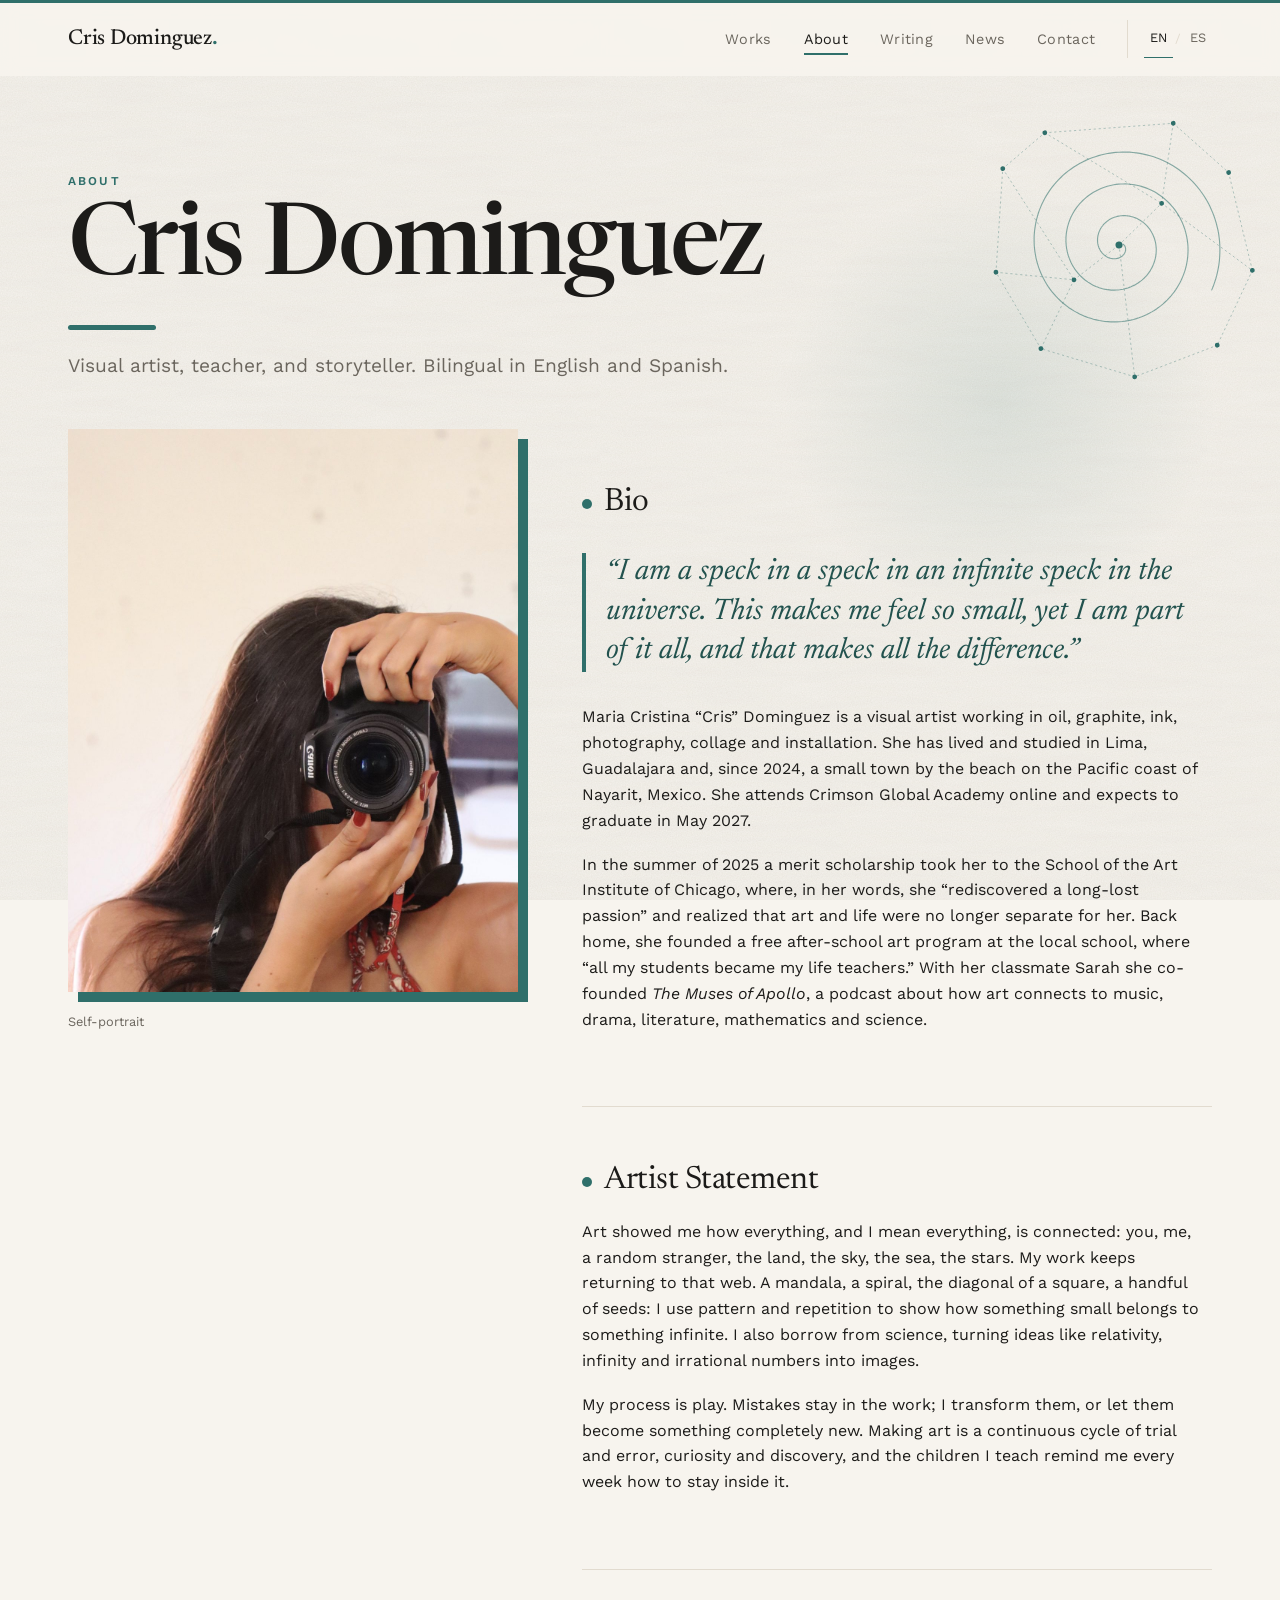
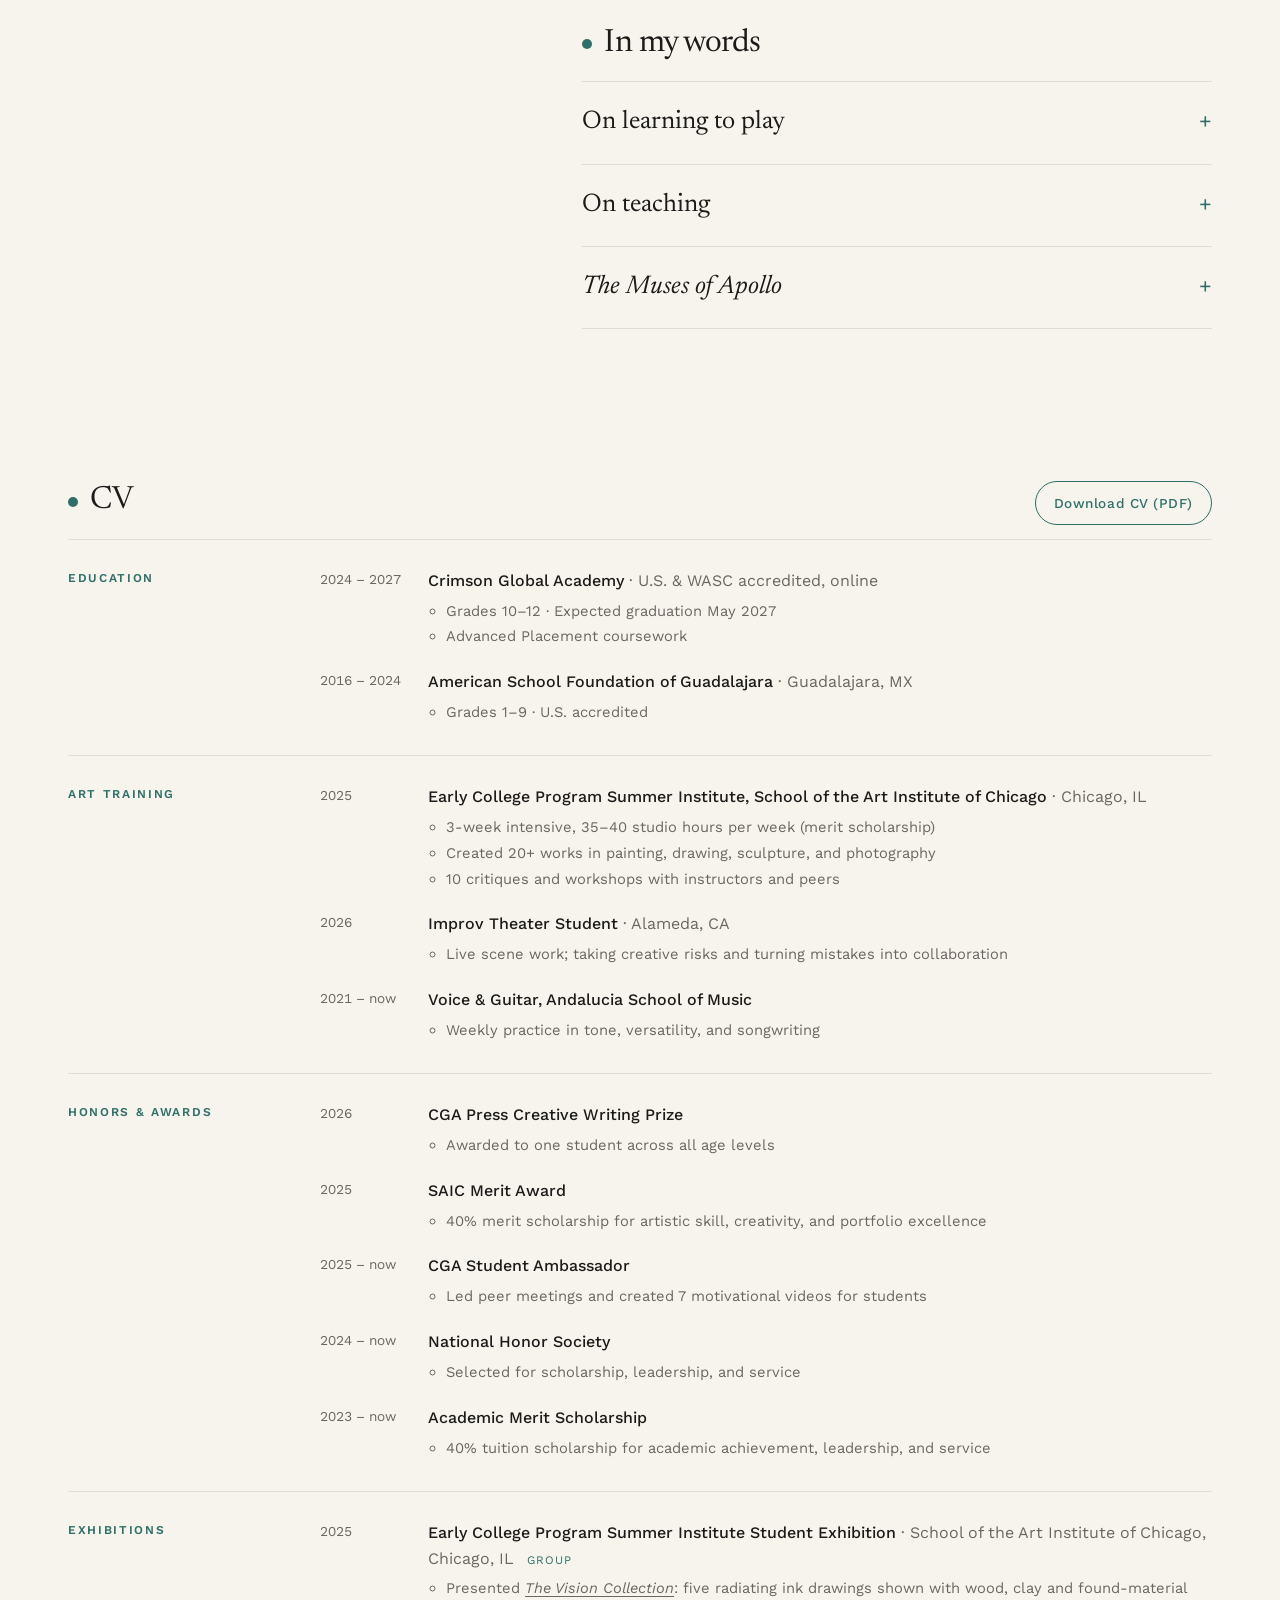
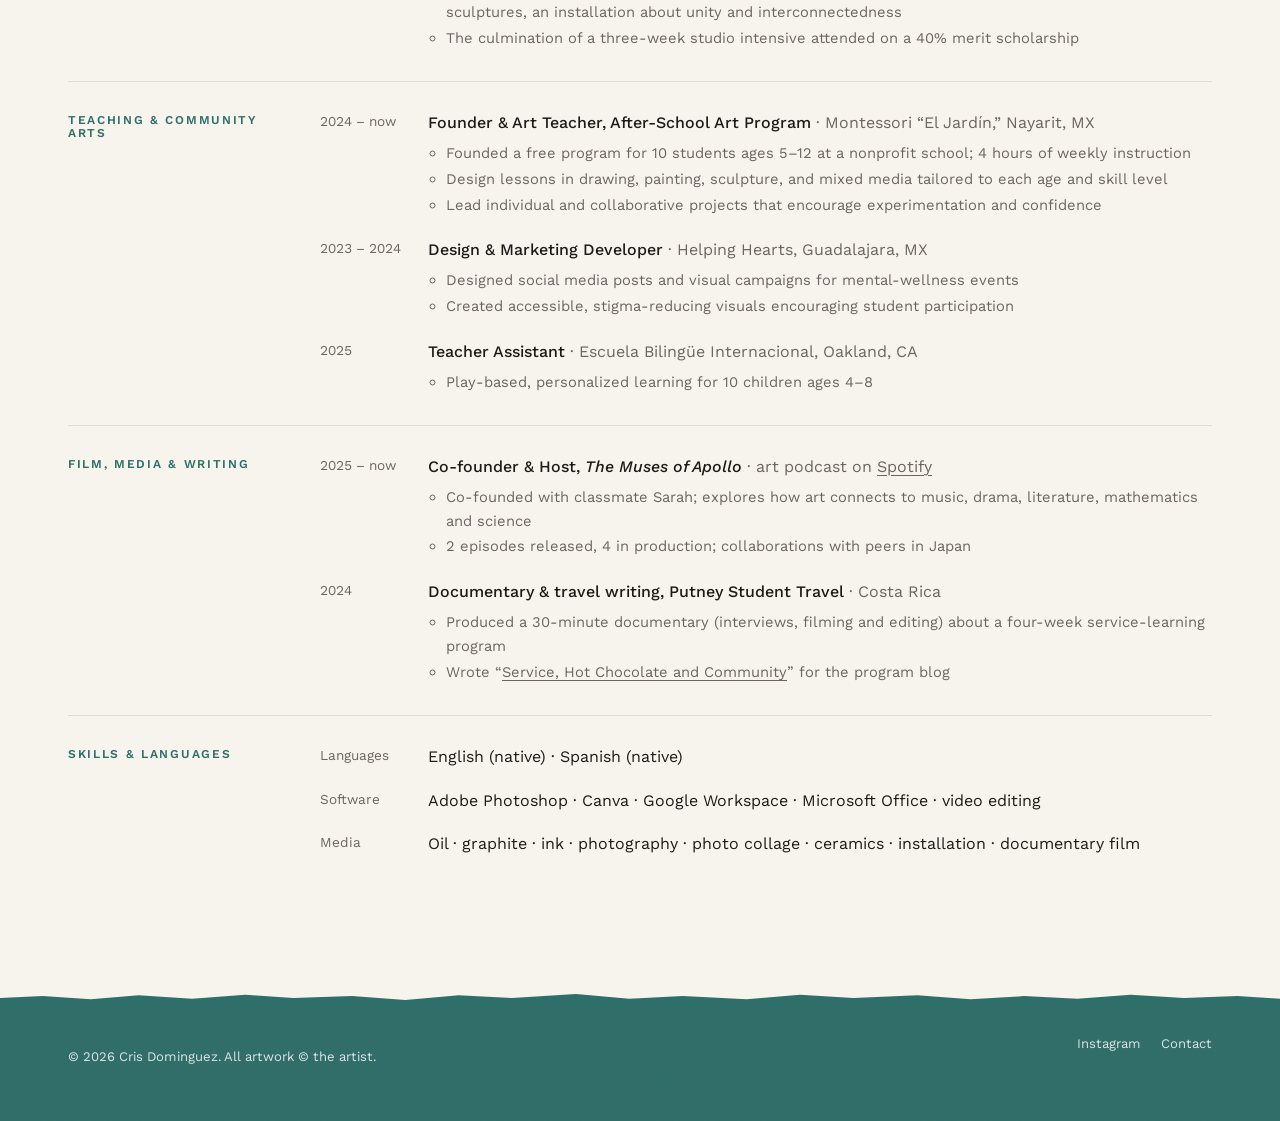
<file: about.html>
<!doctype html>
<html lang="en" data-title-es="Acerca — Cris Dominguez">
<head>
  <meta charset="utf-8">
  <meta name="viewport" content="width=device-width, initial-scale=1">
  <script>(function(){try{var q=new URLSearchParams(location.search).get("lang"),s=localStorage.getItem("lang"),l=q||s||((navigator.language||"").slice(0,2)==="es"?"es":"en");if(l==="es"){document.documentElement.classList.add("lang-es");document.documentElement.lang="es";}}catch(e){}})();</script>
  <title>About — Cris Dominguez</title>
  <meta name="description" content="Bio, artist statement, and CV of Cris Dominguez (Maria Cristina Dominguez): education, art training, awards, teaching, and exhibitions. Biografía, declaración artística y CV.">
  <link rel="canonical" href="https://www.crisdominguez.com/about.html">
  <meta property="og:type" content="profile">
  <meta property="og:locale" content="en_US">
  <meta property="og:locale:alternate" content="es_MX">
  <meta property="og:title" content="About — Cris Dominguez">
  <meta property="og:description" content="Bio, artist statement, and CV.">
  <meta property="og:url" content="https://www.crisdominguez.com/about.html">
  <meta property="og:image" content="https://www.crisdominguez.com/images/site/og-image.jpg">
  <meta property="og:image:width" content="1200">
  <meta property="og:image:height" content="630">
  <meta property="og:image:alt" content="Two silhouetted figures at a lit fountain wall at night, from Cris Dominguez\'s Fountain of Love series.">
  <meta name="twitter:card" content="summary_large_image">
  <link rel="icon" href="images/site/favicon.svg" type="image/svg+xml">
  <link rel="preconnect" href="https://fonts.googleapis.com">
  <link rel="preconnect" href="https://fonts.gstatic.com" crossorigin>
  <link href="https://fonts.googleapis.com/css2?family=Newsreader:ital,opsz,wght@0,6..72,300..700;1,6..72,300..700&family=Work+Sans:wght@400;500;600&display=swap" rel="stylesheet">
  <link rel="stylesheet" href="css/styles.css">
</head>
<body>
  <a class="skip-link" href="#main"><span lang="en">Skip to content</span><span lang="es">Saltar al contenido</span></a>

  <header class="site-header">
    <div class="wrap header-inner">
      <a class="wordmark" href="./">Cris Dominguez<span class="dot">.</span></a>
      <nav id="site-nav" class="site-nav" aria-label="Main" data-es-aria-label="Principal">
        <ul class="nav-list">
          <li><a href="./"><span lang="en">Works</span><span lang="es">Obras</span></a></li>
          <li><a href="about.html" aria-current="page"><span lang="en">About</span><span lang="es">Acerca</span></a></li>
          <li><a href="writing.html"><span lang="en">Writing</span><span lang="es">Escritura</span></a></li>
          <li><a href="news.html"><span lang="en">News</span><span lang="es">Noticias</span></a></li>
          <li><a href="contact.html"><span lang="en">Contact</span><span lang="es">Contacto</span></a></li>
        </ul>
      </nav>
      <div class="header-tools">
        <div class="lang-switch" role="group" aria-label="Language / Idioma">
          <button type="button" data-set-lang="en" aria-pressed="true" title="English">EN</button><span class="sep" aria-hidden="true">/</span><button type="button" data-set-lang="es" aria-pressed="false" title="Español">ES</button>
        </div>
        <button class="nav-toggle" aria-expanded="false" aria-controls="site-nav" aria-label="Menu" data-es-aria-label="Menú">
          <svg viewBox="0 0 24 24" fill="none" stroke="currentColor" stroke-width="1.5" aria-hidden="true"><path d="M3 7h18M3 12h18M3 17h18"/></svg>
        </button>
      </div>
    </div>
  </header>

  <main id="main">
    <section class="wrap page-intro">
      <p class="eyebrow"><span lang="en">About</span><span lang="es">Acerca</span></p>
      <h1>Cris Dominguez</h1>
      <p class="lede"><span lang="en">Visual artist, teacher, and storyteller. Bilingual in English and Spanish.</span><span lang="es">Artista visual, maestra y narradora. Bilingüe en inglés y español.</span></p>
    </section>

    <div class="wrap about-grid">
      <figure class="portrait">
        <img src="images/site/portrait.jpg" alt="Self-portrait: Cris, with long dark hair, photographs herself in a mirror with a Canon camera that hides most of her face." data-es-alt="Autorretrato: Cris, de cabello largo y oscuro, se fotografía frente a un espejo con una cámara Canon que le cubre casi todo el rostro." width="1200" height="1500">
        <figcaption><span lang="en">Self-portrait</span><span lang="es">Autorretrato</span></figcaption>
      </figure>

      <div>
        <!-- ============ BIO ============ -->
        <section class="section prose" aria-labelledby="bio">
          <h2 id="bio"><span lang="en">Bio</span><span lang="es">Biografía</span></h2>
          <p class="pull" lang="en">“I am a speck in a speck in an infinite speck in the universe. This makes me feel so small, yet I am part of it all, and that makes all the difference.”</p>
          <p class="pull" lang="es">“Soy una mota en una mota en una mota infinita del universo. Eso me hace sentir muy pequeña y, sin embargo, soy parte de todo, y eso lo cambia todo.”</p>
          <p lang="en">Maria Cristina “Cris” Dominguez is a visual artist working in oil, graphite, ink, photography, collage and installation. She has lived and studied in Lima, Guadalajara and, since 2024, a small town by the beach on the Pacific coast of Nayarit, Mexico. She attends Crimson Global Academy online and expects to graduate in May 2027.</p>
          <p lang="es">Maria Cristina “Cris” Dominguez es una artista visual que trabaja con óleo, grafito, tinta, fotografía, collage e instalación. Ha vivido y estudiado en Lima, Guadalajara y, desde 2024, en un pequeño pueblo junto al mar en la costa del Pacífico de Nayarit, México. Estudia la preparatoria en línea en Crimson Global Academy y se graduará en mayo de 2027.</p>
          <p lang="en">In the summer of 2025 a merit scholarship took her to the School of the Art Institute of Chicago, where, in her words, she “rediscovered a long-lost passion” and realized that art and life were no longer separate for her. Back home, she founded a free after-school art program at the local school, where “all my students became my life teachers.” With her classmate Sarah she co-founded <em>The Muses of Apollo</em>, a podcast about how art connects to music, drama, literature, mathematics and science.</p>
          <p lang="es">En el verano de 2025 una beca por mérito la llevó a la School of the Art Institute of Chicago, donde, en sus palabras, “redescubrió una pasión perdida” y entendió que, para ella, el arte y la vida ya no estaban separados. De regreso en casa fundó un programa gratuito de arte extraescolar en la escuela local, donde “todos mis alumnos se volvieron mis maestros de vida”. Junto con su compañera Sarah cofundó <em>The Muses of Apollo</em>, un pódcast sobre cómo el arte se conecta con la música, el teatro, la literatura, las matemáticas y la ciencia.</p>
        </section>

        <!-- ============ ARTIST STATEMENT ============ -->
        <section class="section prose" aria-labelledby="statement">
          <h2 id="statement"><span lang="en">Artist Statement</span><span lang="es">Declaración artística</span></h2>
          <!-- Assembled from Cris's own writing ("Random about me" + her piece statements). Have her read it and adjust. -->
          <p lang="en">Art showed me how everything, and I mean everything, is connected: you, me, a random stranger, the land, the sky, the sea, the stars. My work keeps returning to that web. A mandala, a spiral, the diagonal of a square, a handful of seeds: I use pattern and repetition to show how something small belongs to something infinite. I also borrow from science, turning ideas like relativity, infinity and irrational numbers into images.</p>
          <p lang="es">El arte me mostró que todo, y quiero decir todo, está conectado: tú, yo, un desconocido cualquiera, la tierra, el cielo, el mar, las estrellas. Mi obra regresa una y otra vez a esa red. Un mandala, una espiral, la diagonal de un cuadrado, un puñado de semillas: uso el patrón y la repetición para mostrar cómo algo pequeño pertenece a algo infinito. También tomo prestado de la ciencia y convierto ideas como la relatividad, el infinito y los números irracionales en imágenes.</p>
          <p lang="en">My process is play. Mistakes stay in the work; I transform them, or let them become something completely new. Making art is a continuous cycle of trial and error, curiosity and discovery, and the children I teach remind me every week how to stay inside it.</p>
          <p lang="es">Mi proceso es el juego. Los errores se quedan en la obra; los transformo o dejo que se conviertan en algo completamente nuevo. Hacer arte es un ciclo continuo de prueba y error, de curiosidad y descubrimiento, y los niños a quienes enseño me recuerdan cada semana cómo permanecer en él.</p>
        </section>

        <!-- ============ IN HER WORDS (collapsible so the page stays light) ============ -->
        <section class="section prose" aria-labelledby="words">
          <h2 id="words"><span lang="en">In my words</span><span lang="es">En mis palabras</span></h2>
          <details class="poem">
            <summary><span lang="en">On learning to play</span><span lang="es">Sobre aprender a jugar</span></summary>
            <div class="poem-body" lang="en">Through art, I was reminded of something I carried deeply as a child: the sense of play. I realized play was a way of life and, more importantly, a way of learning. Mistakes became part of my process. And then a thought came to me: kids already know how to play. They have an incredible willingness to explore without being afraid of uncertainty. So I thought: art taught me how to play, but maybe children can teach me even more.</div>
            <div class="poem-body" lang="es">A través del arte recordé algo que llevaba muy dentro desde niña: el sentido del juego. Me di cuenta de que jugar era una forma de vida y, sobre todo, una forma de aprender. Los errores se volvieron parte de mi proceso. Y entonces se me ocurrió: los niños ya saben jugar. Tienen una disposición increíble para explorar sin miedo a la incertidumbre. Así que pensé: el arte me enseñó a jugar, pero quizá los niños puedan enseñarme todavía más.</div>
          </details>
          <details class="poem">
            <summary><span lang="en">On teaching</span><span lang="es">Sobre enseñar</span></summary>
            <div class="poem-body" lang="en">Luckily, where I live, there is a school five minutes away from my house. So I decided: why not teach them while letting them teach me? And that's how I became an art teacher, and all my students became my life teachers.</div>
            <div class="poem-body" lang="es">Por suerte, donde vivo hay una escuela a cinco minutos de mi casa. Así que decidí: ¿por qué no enseñarles mientras dejo que ellos me enseñen a mí? Así me convertí en maestra de arte, y todos mis alumnos se volvieron mis maestros de vida.</div>
          </details>
          <details class="poem">
            <summary><em>The Muses of Apollo</em></summary>
            <div class="poem-body" lang="en">It all started in 10th grade during English class. That's where I met Sarah. Five minutes in a breakout room changed everything: we connected through our shared love of art, and a small conversation led to something much bigger. We began to wonder: what if we could help other people find those same connections through art? Art doesn't exist in just one form. It can be found in music, drama, literature, mathematics, the sciences and so much more. Through The Muses of Apollo, we explore those threads and invite others to discover them with us. <a href="https://open.spotify.com/show/2fB6jpC3FGV0RpBP6uUGoG" target="_blank" rel="noopener">Listen on Spotify</a>.</div>
            <div class="poem-body" lang="es">Todo empezó en décimo grado, en la clase de inglés. Ahí conocí a Sarah. Cinco minutos en una sala de trabajo en grupo lo cambiaron todo: conectamos por nuestro amor compartido por el arte, y una pequeña conversación se convirtió en algo mucho más grande. Empezamos a preguntarnos: ¿y si pudiéramos ayudar a otras personas a encontrar esas mismas conexiones a través del arte? El arte no existe en una sola forma; está en la música, el teatro, la literatura, las matemáticas, las ciencias y mucho más. En The Muses of Apollo exploramos esos hilos e invitamos a otros a descubrirlos con nosotras. <a href="https://open.spotify.com/show/2fB6jpC3FGV0RpBP6uUGoG" target="_blank" rel="noopener">Escúchalo en Spotify</a>.</div>
          </details>
        </section>
      </div>
    </div>

    <!-- ============ CV ============
         Bullets are paired: <li lang="en">…</li><li lang="es">…</li>. Names of schools/organizations stay as-is. -->
    <section class="wrap cv" aria-labelledby="cv">
      <div class="cv-head">
        <h2 id="cv">CV</h2>
        <a class="btn" href="assets/cris-dominguez-cv.pdf" download><span lang="en">Download CV (PDF)</span><span lang="es">Descargar CV (PDF)</span></a>
      </div>

      <div class="cv-block">
        <h3><span lang="en">Education</span><span lang="es">Formación académica</span></h3>
        <ul class="cv-list">
          <li class="cv-item"><span class="cv-year">2024 – 2027</span>
            <div class="cv-what"><strong>Crimson Global Academy</strong> <span class="where">· <span lang="en">U.S. &amp; WASC accredited, online</span><span lang="es">acreditación EE. UU. y WASC, en línea</span></span>
              <ul>
                <li lang="en">Grades 10–12 · Expected graduation May 2027</li><li lang="es">Grados 10–12 · Graduación prevista: mayo de 2027</li>
                <li lang="en">Advanced Placement coursework</li><li lang="es">Cursos Advanced Placement (AP)</li>
              </ul></div></li>
          <li class="cv-item"><span class="cv-year">2016 – 2024</span>
            <div class="cv-what"><strong>American School Foundation of Guadalajara</strong> <span class="where">· Guadalajara, MX</span>
              <ul><li lang="en">Grades 1–9 · U.S. accredited</li><li lang="es">Grados 1–9 · acreditación EE. UU.</li></ul></div></li>
        </ul>
      </div>

      <div class="cv-block">
        <h3><span lang="en">Art Training</span><span lang="es">Formación artística</span></h3>
        <ul class="cv-list">
          <li class="cv-item"><span class="cv-year">2025</span>
            <div class="cv-what"><strong>Early College Program Summer Institute, School of the Art Institute of Chicago</strong> <span class="where">· Chicago, IL</span>
              <ul>
                <li lang="en">3-week intensive, 35–40 studio hours per week (merit scholarship)</li><li lang="es">Intensivo de 3 semanas, 35–40 horas de taller por semana (beca por mérito)</li>
                <li lang="en">Created 20+ works in painting, drawing, sculpture, and photography</li><li lang="es">Más de 20 obras en pintura, dibujo, escultura y fotografía</li>
                <li lang="en">10 critiques and workshops with instructors and peers</li><li lang="es">10 críticas y talleres con docentes y compañeros</li>
              </ul></div></li>
          <li class="cv-item"><span class="cv-year">2026</span>
            <div class="cv-what"><strong><span lang="en">Improv Theater Student</span><span lang="es">Estudiante de teatro de improvisación</span></strong> <span class="where">· Alameda, CA</span>
              <ul><li lang="en">Live scene work; taking creative risks and turning mistakes into collaboration</li><li lang="es">Escenas en vivo; tomar riesgos creativos y convertir los errores en colaboración</li></ul></div></li>
          <li class="cv-item"><span class="cv-year">2021 – <span lang="en">now</span><span lang="es">hoy</span></span>
            <div class="cv-what"><strong><span lang="en">Voice &amp; Guitar</span><span lang="es">Canto y guitarra</span>, Andalucia School of Music</strong>
              <ul><li lang="en">Weekly practice in tone, versatility, and songwriting</li><li lang="es">Práctica semanal de tono, versatilidad y composición</li></ul></div></li>
          <!-- Optional: other classes (AP Studio Art / AP Art History), private instruction, etc. -->
        </ul>
      </div>

      <div class="cv-block">
        <h3><span lang="en">Honors &amp; Awards</span><span lang="es">Distinciones y premios</span></h3>
        <ul class="cv-list">
          <li class="cv-item"><span class="cv-year">2026</span>
            <div class="cv-what"><strong><span lang="en">CGA Press Creative Writing Prize</span><span lang="es">Premio de Escritura Creativa CGA Press</span></strong>
              <ul><li lang="en">Awarded to one student across all age levels</li><li lang="es">Otorgado a un solo estudiante entre todos los niveles</li></ul></div></li>
          <li class="cv-item"><span class="cv-year">2025</span>
            <div class="cv-what"><strong><span lang="en">SAIC Merit Award</span><span lang="es">Beca por Mérito SAIC</span></strong>
              <ul><li lang="en">40% merit scholarship for artistic skill, creativity, and portfolio excellence</li><li lang="es">Beca del 40% por habilidad artística, creatividad y excelencia de portafolio</li></ul></div></li>
          <li class="cv-item"><span class="cv-year">2025 – <span lang="en">now</span><span lang="es">hoy</span></span>
            <div class="cv-what"><strong><span lang="en">CGA Student Ambassador</span><span lang="es">Embajadora estudiantil de CGA</span></strong>
              <ul><li lang="en">Led peer meetings and created 7 motivational videos for students</li><li lang="es">Dirigió reuniones entre pares y creó 7 videos motivacionales para estudiantes</li></ul></div></li>
          <li class="cv-item"><span class="cv-year">2024 – <span lang="en">now</span><span lang="es">hoy</span></span>
            <div class="cv-what"><strong>National Honor Society</strong>
              <ul><li lang="en">Selected for scholarship, leadership, and service</li><li lang="es">Seleccionada por desempeño académico, liderazgo y servicio</li></ul></div></li>
          <li class="cv-item"><span class="cv-year">2023 – <span lang="en">now</span><span lang="es">hoy</span></span>
            <div class="cv-what"><strong><span lang="en">Academic Merit Scholarship</span><span lang="es">Beca de Mérito Académico</span></strong>
              <ul><li lang="en">40% tuition scholarship for academic achievement, leadership, and service</li><li lang="es">Beca del 40% de colegiatura por logro académico, liderazgo y servicio</li></ul></div></li>
        </ul>
      </div>

      <div class="cv-block">
        <h3><span lang="en">Exhibitions</span><span lang="es">Exposiciones</span></h3>
        <ul class="cv-list">
          <li class="cv-item"><span class="cv-year">2025</span>
            <div class="cv-what"><strong><span lang="en">Early College Program Summer Institute Student Exhibition</span><span lang="es">Exposición de estudiantes del Early College Program Summer Institute</span></strong> <span class="where">· School of the Art Institute of Chicago, Chicago, IL</span> <span class="tag"><span lang="en">Group</span><span lang="es">Colectiva</span></span>
              <ul>
                <li lang="en">Presented <a href="./#collections"><em>The Vision Collection</em></a>: five radiating ink drawings shown with wood, clay and found-material sculptures, an installation about unity and interconnectedness</li><li lang="es">Presentó <a href="./#collections"><em>La colección Visión</em></a>: cinco dibujos radiales en tinta junto a esculturas de madera, barro y materiales encontrados, una instalación sobre la unidad y la interconexión</li>
                <li lang="en">The culmination of a three-week studio intensive attended on a 40% merit scholarship</li><li lang="es">Culminación de un intensivo de tres semanas cursado con una beca por mérito del 40%</li>
              </ul></div></li>
        </ul>
      </div>

      <div class="cv-block">
        <h3><span lang="en">Teaching &amp; Community Arts</span><span lang="es">Docencia y arte comunitario</span></h3>
        <ul class="cv-list">
          <li class="cv-item"><span class="cv-year">2024 – <span lang="en">now</span><span lang="es">hoy</span></span>
            <div class="cv-what"><strong><span lang="en">Founder &amp; Art Teacher, After-School Art Program</span><span lang="es">Fundadora y maestra, programa de arte extraescolar</span></strong> <span class="where">· Montessori “El Jardín,” Nayarit, MX</span>
              <ul>
                <li lang="en">Founded a free program for 10 students ages 5–12 at a nonprofit school; 4 hours of weekly instruction</li><li lang="es">Fundó un programa gratuito para 10 estudiantes de 5 a 12 años en una escuela sin fines de lucro; 4 horas semanales de clase</li>
                <li lang="en">Design lessons in drawing, painting, sculpture, and mixed media tailored to each age and skill level</li><li lang="es">Diseña clases de dibujo, pintura, escultura y técnica mixta adaptadas a cada edad y nivel</li>
                <li lang="en">Lead individual and collaborative projects that encourage experimentation and confidence</li><li lang="es">Guía proyectos individuales y colaborativos que fomentan la experimentación y la confianza</li>
              </ul></div></li>
          <li class="cv-item"><span class="cv-year">2023 – 2024</span>
            <div class="cv-what"><strong><span lang="en">Design &amp; Marketing Developer</span><span lang="es">Diseño y marketing</span></strong> <span class="where">· Helping Hearts, Guadalajara, MX</span>
              <ul>
                <li lang="en">Designed social media posts and visual campaigns for mental-wellness events</li><li lang="es">Diseñó publicaciones para redes sociales y campañas visuales para eventos de bienestar emocional</li>
                <li lang="en">Created accessible, stigma-reducing visuals encouraging student participation</li><li lang="es">Creó materiales visuales accesibles que reducen el estigma y motivan la participación estudiantil</li>
              </ul></div></li>
          <li class="cv-item"><span class="cv-year">2025</span>
            <div class="cv-what"><strong><span lang="en">Teacher Assistant</span><span lang="es">Asistente de maestra</span></strong> <span class="where">· Escuela Bilingüe Internacional, Oakland, CA</span>
              <ul><li lang="en">Play-based, personalized learning for 10 children ages 4–8</li><li lang="es">Aprendizaje personalizado basado en el juego para 10 niñas y niños de 4 a 8 años</li></ul></div></li>
        </ul>
      </div>

      <div class="cv-block">
        <h3><span lang="en">Film, Media &amp; Writing</span><span lang="es">Cine, medios y escritura</span></h3>
        <ul class="cv-list">
          <li class="cv-item"><span class="cv-year">2025 – <span lang="en">now</span><span lang="es">hoy</span></span>
            <div class="cv-what"><strong><span lang="en">Co-founder &amp; Host</span><span lang="es">Cofundadora y conductora</span>, <em>The Muses of Apollo</em></strong> <span class="where">· <span lang="en">art podcast on</span><span lang="es">pódcast de arte en</span> <a href="https://open.spotify.com/show/2fB6jpC3FGV0RpBP6uUGoG" target="_blank" rel="noopener">Spotify</a></span>
              <ul><li lang="en">Co-founded with classmate Sarah; explores how art connects to music, drama, literature, mathematics and science</li><li lang="es">Cofundado con su compañera Sarah; explora cómo el arte se conecta con la música, el teatro, la literatura, las matemáticas y la ciencia</li>
                <li lang="en">2 episodes released, 4 in production; collaborations with peers in Japan</li><li lang="es">2 episodios publicados, 4 en producción; colaboraciones con jóvenes en Japón</li></ul></div></li>
          <li class="cv-item"><span class="cv-year">2024</span>
            <div class="cv-what"><strong><span lang="en">Documentary &amp; travel writing, Putney Student Travel</span><span lang="es">Documental y crónica de viaje, Putney Student Travel</span></strong> <span class="where">· Costa Rica</span>
              <ul><li lang="en">Produced a 30-minute documentary (interviews, filming and editing) about a four-week service-learning program</li><li lang="es">Produjo un documental de 30 minutos (entrevistas, filmación y edición) sobre un programa de aprendizaje-servicio de cuatro semanas</li>
                <li lang="en">Wrote “<a href="https://scostaricab.goputney.com/2024/06/26/service-hot-chocolate-and-community/" target="_blank" rel="noopener">Service, Hot Chocolate and Community</a>” for the program blog</li><li lang="es">Escribió “<a href="https://scostaricab.goputney.com/2024/06/26/service-hot-chocolate-and-community/" target="_blank" rel="noopener">Service, Hot Chocolate and Community</a>” para el blog del programa</li></ul></div></li>
        </ul>
      </div>

      <div class="cv-block">
        <h3><span lang="en">Skills &amp; Languages</span><span lang="es">Habilidades e idiomas</span></h3>
        <ul class="cv-list">
          <li class="cv-item"><span class="cv-year"><span lang="en">Languages</span><span lang="es">Idiomas</span></span><div class="cv-what"><span lang="en">English (native) · Spanish (native)</span><span lang="es">Inglés (nativo) · Español (nativo)</span></div></li>
          <li class="cv-item"><span class="cv-year">Software</span><div class="cv-what">Adobe Photoshop · Canva · Google Workspace · Microsoft Office · <span lang="en">video editing</span><span lang="es">edición de video</span></div></li>
          <li class="cv-item"><span class="cv-year"><span lang="en">Media</span><span lang="es">Técnicas</span></span><div class="cv-what"><span lang="en">Oil · graphite · ink · photography · photo collage · ceramics · installation · documentary film</span><span lang="es">Óleo · grafito · tinta · fotografía · collage fotográfico · cerámica · instalación · cine documental</span></div></li>
        </ul>
      </div>
    </section>
  </main>

  <footer class="site-footer">
    <div class="wrap footer-inner">
      <p>© <span data-current-year>2026</span> Cris Dominguez. <span lang="en">All artwork © the artist.</span><span lang="es">Todas las obras © la artista.</span></p>
      <ul class="footer-links">
        <li><a href="https://www.instagram.com/cris_dominguz2007/" rel="me noopener" target="_blank">Instagram</a></li>
        <li><a href="contact.html"><span lang="en">Contact</span><span lang="es">Contacto</span></a></li>
      </ul>
    </div>
  </footer>

  <script src="js/main.js" defer></script>
  <!-- GoatCounter (privacy-friendly visit counter, no cookies). Dashboard: https://crisdominguez.goatcounter.com -->
  <script data-goatcounter="https://crisdominguez.goatcounter.com/count" async src="//gc.zgo.at/count.js"></script>
</body>
</html>
</file>
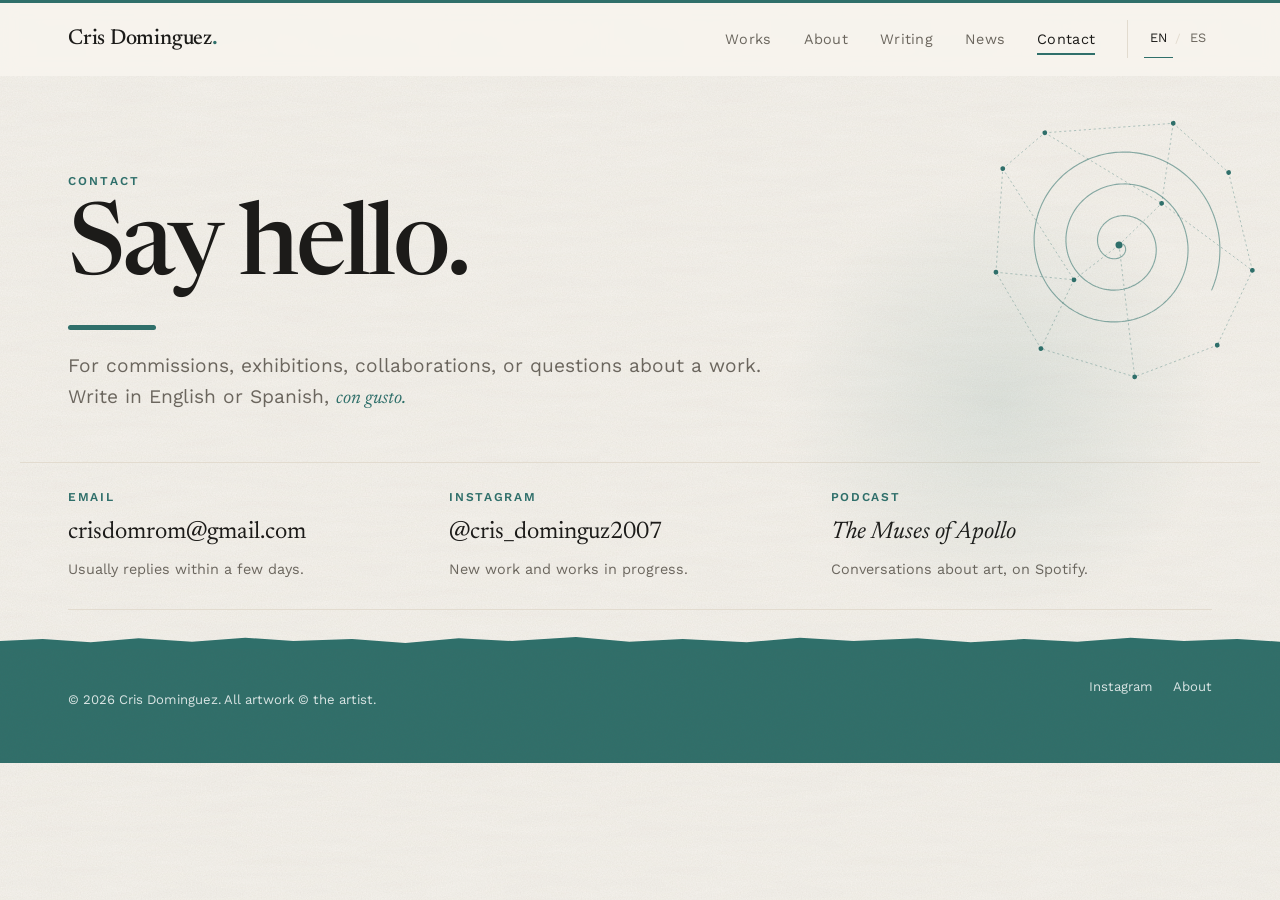
<file: contact.html>
<!doctype html>
<html lang="en" data-title-es="Contacto — Cris Dominguez">
<head>
  <meta charset="utf-8">
  <meta name="viewport" content="width=device-width, initial-scale=1">
  <script>(function(){try{var q=new URLSearchParams(location.search).get("lang"),s=localStorage.getItem("lang"),l=q||s||((navigator.language||"").slice(0,2)==="es"?"es":"en");if(l==="es"){document.documentElement.classList.add("lang-es");document.documentElement.lang="es";}}catch(e){}})();</script>
  <title>Contact — Cris Dominguez</title>
  <meta name="description" content="Contact artist Cris Dominguez for commissions, exhibitions, collaborations, and inquiries. Se habla español.">
  <link rel="canonical" href="https://www.crisdominguez.com/contact.html">
  <meta property="og:type" content="website">
  <meta property="og:locale" content="en_US">
  <meta property="og:locale:alternate" content="es_MX">
  <meta property="og:title" content="Contact — Cris Dominguez">
  <meta property="og:url" content="https://www.crisdominguez.com/contact.html">
  <meta property="og:image" content="https://www.crisdominguez.com/images/site/og-image.jpg">
  <meta property="og:image:width" content="1200">
  <meta property="og:image:height" content="630">
  <meta property="og:image:alt" content="Two silhouetted figures at a lit fountain wall at night, from Cris Dominguez\'s Fountain of Love series.">
  <meta name="twitter:card" content="summary_large_image">
  <link rel="icon" href="images/site/favicon.svg" type="image/svg+xml">
  <link rel="preconnect" href="https://fonts.googleapis.com">
  <link rel="preconnect" href="https://fonts.gstatic.com" crossorigin>
  <link href="https://fonts.googleapis.com/css2?family=Newsreader:ital,opsz,wght@0,6..72,300..700;1,6..72,300..700&family=Work+Sans:wght@400;500;600&display=swap" rel="stylesheet">
  <link rel="stylesheet" href="css/styles.css">
</head>
<body>
  <a class="skip-link" href="#main"><span lang="en">Skip to content</span><span lang="es">Saltar al contenido</span></a>

  <header class="site-header">
    <div class="wrap header-inner">
      <a class="wordmark" href="./">Cris Dominguez<span class="dot">.</span></a>
      <nav id="site-nav" class="site-nav" aria-label="Main" data-es-aria-label="Principal">
        <ul class="nav-list">
          <li><a href="./"><span lang="en">Works</span><span lang="es">Obras</span></a></li>
          <li><a href="about.html"><span lang="en">About</span><span lang="es">Acerca</span></a></li>
          <li><a href="writing.html"><span lang="en">Writing</span><span lang="es">Escritura</span></a></li>
          <li><a href="news.html"><span lang="en">News</span><span lang="es">Noticias</span></a></li>
          <li><a href="contact.html" aria-current="page"><span lang="en">Contact</span><span lang="es">Contacto</span></a></li>
        </ul>
      </nav>
      <div class="header-tools">
        <div class="lang-switch" role="group" aria-label="Language / Idioma">
          <button type="button" data-set-lang="en" aria-pressed="true" title="English">EN</button><span class="sep" aria-hidden="true">/</span><button type="button" data-set-lang="es" aria-pressed="false" title="Español">ES</button>
        </div>
        <button class="nav-toggle" aria-expanded="false" aria-controls="site-nav" aria-label="Menu" data-es-aria-label="Menú">
          <svg viewBox="0 0 24 24" fill="none" stroke="currentColor" stroke-width="1.5" aria-hidden="true"><path d="M3 7h18M3 12h18M3 17h18"/></svg>
        </button>
      </div>
    </div>
  </header>

  <main id="main">
    <section class="wrap page-intro">
      <p class="eyebrow"><span lang="en">Contact</span><span lang="es">Contacto</span></p>
      <h1><span lang="en">Say hello.</span><span lang="es">Escríbeme.</span></h1>
      <p class="lede" lang="en">For commissions, exhibitions, collaborations, or questions about a work. Write in English or Spanish, <em>con gusto.</em></p>
      <p class="lede" lang="es">Para encargos, exposiciones, colaboraciones o preguntas sobre alguna obra. En español o en inglés, <em>con gusto.</em></p>
    </section>

    <section class="wrap contact-grid" aria-label="Contact details" data-es-aria-label="Datos de contacto">
      <div class="contact-item">
        <h2><span lang="en">Email</span><span lang="es">Correo</span></h2>
        <!-- Email: her personal address, assembled by JS from these two attributes to reduce spam. -->
        <a href="contact.html" data-email-user="crisdomrom" data-email-domain="gmail.com">Email</a>
        <noscript><p>crisdomrom [at] gmail [dot] com</p></noscript>
        <p><span lang="en">Usually replies within a few days.</span><span lang="es">Normalmente respondo en unos días.</span></p>
      </div>

      <div class="contact-item">
        <h2>Instagram</h2>
        <a href="https://www.instagram.com/cris_dominguz2007/" rel="me noopener" target="_blank">@cris_dominguz2007</a>
        <p><span lang="en">New work and works in progress.</span><span lang="es">Obra nueva y obras en proceso.</span></p>
      </div>

      <div class="contact-item">
        <h2><span lang="en">Podcast</span><span lang="es">Pódcast</span></h2>
        <a href="https://open.spotify.com/show/2fB6jpC3FGV0RpBP6uUGoG" rel="noopener" target="_blank"><em>The Muses of Apollo</em></a>
        <p><span lang="en">Conversations about art, on Spotify.</span><span lang="es">Conversaciones sobre arte, en Spotify.</span></p>
      </div>

      <!-- Optional: extra links (YouTube/Vimeo for the documentary, LinkedIn, Behance). Copy a .contact-item block. -->
    </section>
  </main>

  <footer class="site-footer">
    <div class="wrap footer-inner">
      <p>© <span data-current-year>2026</span> Cris Dominguez. <span lang="en">All artwork © the artist.</span><span lang="es">Todas las obras © la artista.</span></p>
      <ul class="footer-links">
        <li><a href="https://www.instagram.com/cris_dominguz2007/" rel="me noopener" target="_blank">Instagram</a></li>
        <li><a href="about.html"><span lang="en">About</span><span lang="es">Acerca</span></a></li>
      </ul>
    </div>
  </footer>

  <script src="js/main.js" defer></script>
  <!-- GoatCounter (privacy-friendly visit counter, no cookies). Dashboard: https://crisdominguez.goatcounter.com -->
  <script data-goatcounter="https://crisdominguez.goatcounter.com/count" async src="//gc.zgo.at/count.js"></script>
</body>
</html>
</file>
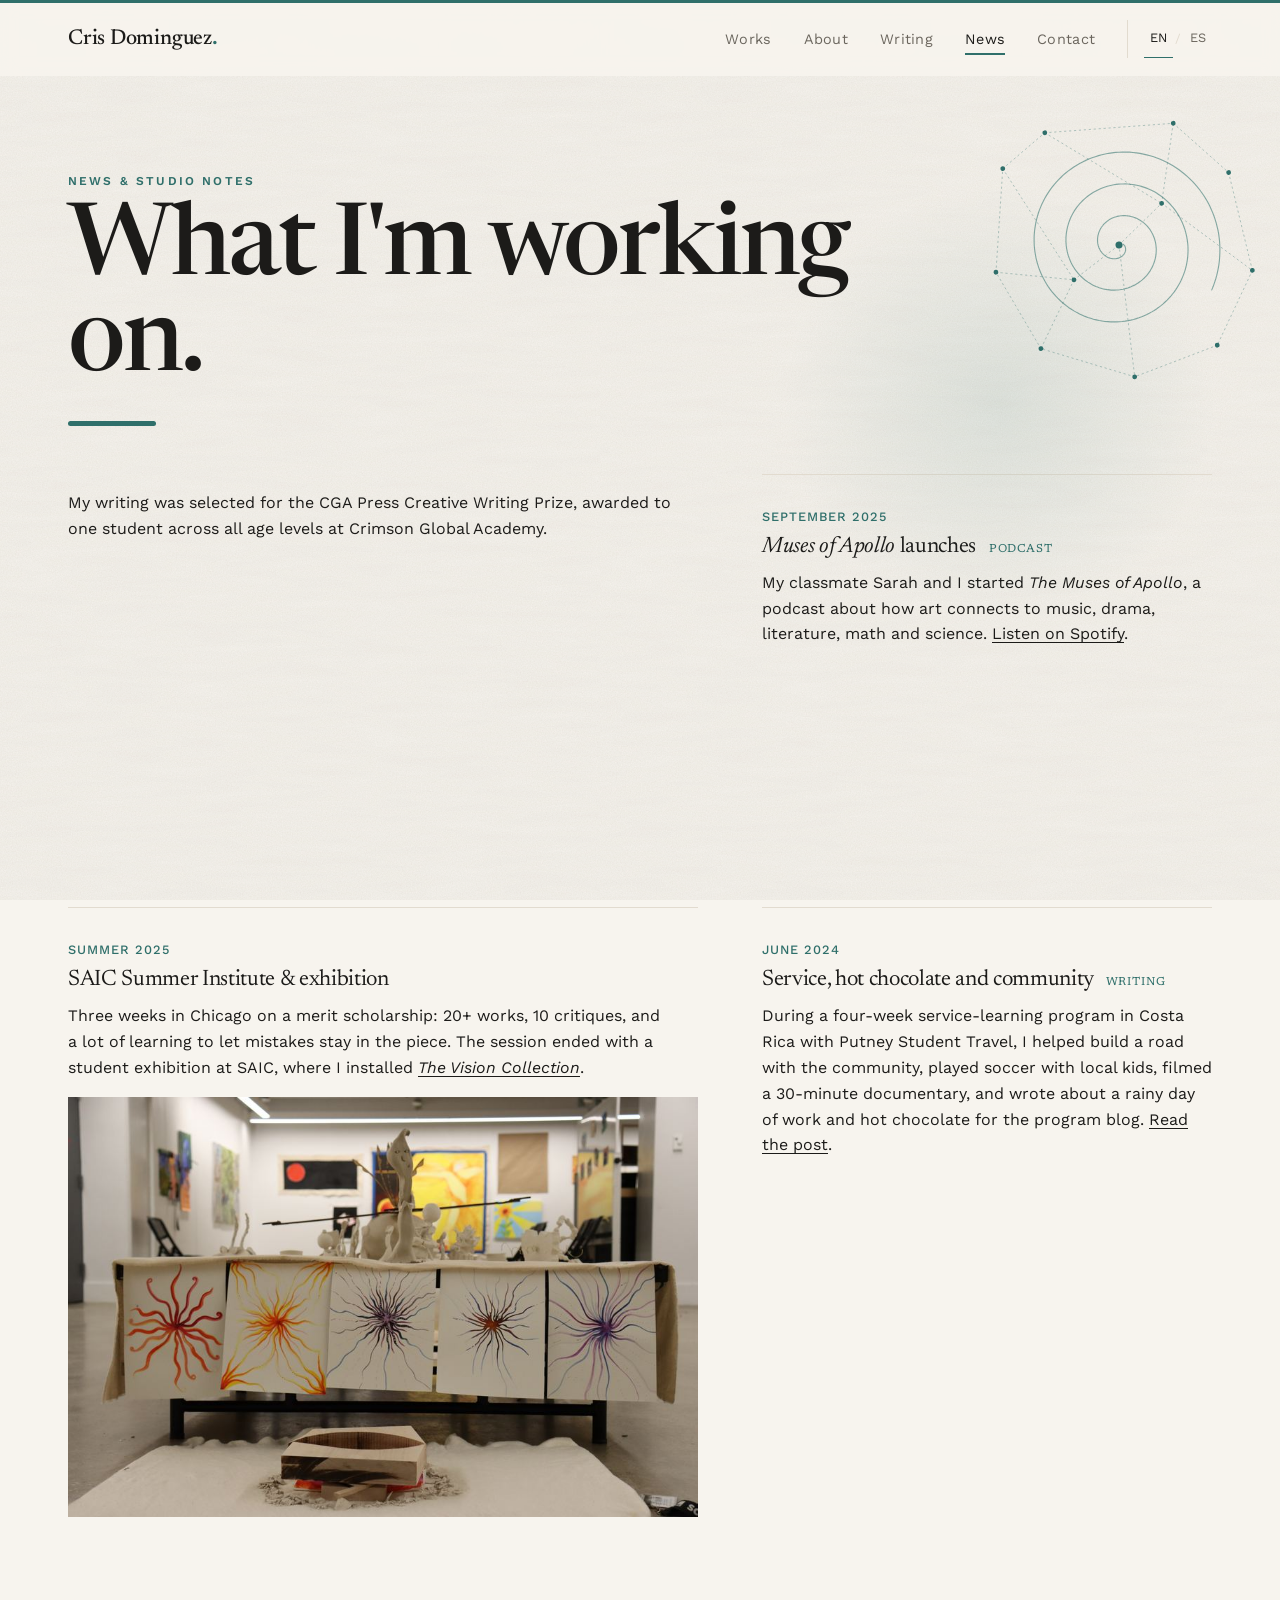
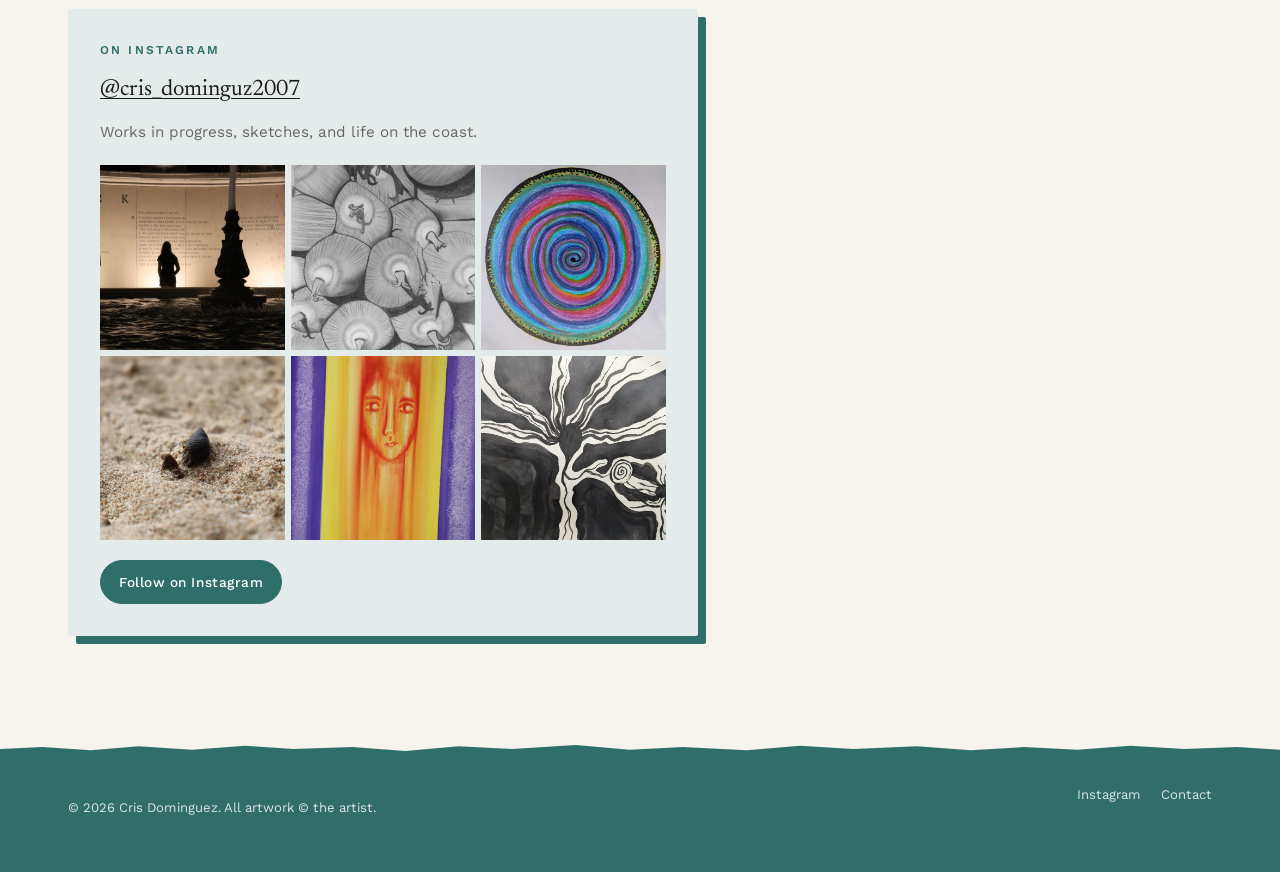
<file: news.html>
<!doctype html>
<html lang="en" data-title-es="Noticias — Cris Dominguez">
<head>
  <meta charset="utf-8">
  <meta name="viewport" content="width=device-width, initial-scale=1">
  <script>(function(){try{var q=new URLSearchParams(location.search).get("lang"),s=localStorage.getItem("lang"),l=q||s||((navigator.language||"").slice(0,2)==="es"?"es":"en");if(l==="es"){document.documentElement.classList.add("lang-es");document.documentElement.lang="es";}}catch(e){}})();</script>
  <title>News — Cris Dominguez</title>
  <meta name="description" content="Updates, shows, projects, and studio news from artist Cris Dominguez. Noticias y proyectos de la artista Cris Dominguez.">
  <link rel="canonical" href="https://www.crisdominguez.com/news.html">
  <meta property="og:type" content="website">
  <meta property="og:locale" content="en_US">
  <meta property="og:locale:alternate" content="es_MX">
  <meta property="og:title" content="News — Cris Dominguez">
  <meta property="og:url" content="https://www.crisdominguez.com/news.html">
  <meta property="og:image" content="https://www.crisdominguez.com/images/site/og-image.jpg">
  <meta property="og:image:width" content="1200">
  <meta property="og:image:height" content="630">
  <meta property="og:image:alt" content="Two silhouetted figures at a lit fountain wall at night, from Cris Dominguez\'s Fountain of Love series.">
  <meta name="twitter:card" content="summary_large_image">
  <link rel="icon" href="images/site/favicon.svg" type="image/svg+xml">
  <link rel="preconnect" href="https://fonts.googleapis.com">
  <link rel="preconnect" href="https://fonts.gstatic.com" crossorigin>
  <link href="https://fonts.googleapis.com/css2?family=Newsreader:ital,opsz,wght@0,6..72,300..700;1,6..72,300..700&family=Work+Sans:wght@400;500;600&display=swap" rel="stylesheet">
  <link rel="stylesheet" href="css/styles.css">
</head>
<body>
  <a class="skip-link" href="#main"><span lang="en">Skip to content</span><span lang="es">Saltar al contenido</span></a>

  <header class="site-header">
    <div class="wrap header-inner">
      <a class="wordmark" href="./">Cris Dominguez<span class="dot">.</span></a>
      <nav id="site-nav" class="site-nav" aria-label="Main" data-es-aria-label="Principal">
        <ul class="nav-list">
          <li><a href="./"><span lang="en">Works</span><span lang="es">Obras</span></a></li>
          <li><a href="about.html"><span lang="en">About</span><span lang="es">Acerca</span></a></li>
          <li><a href="writing.html"><span lang="en">Writing</span><span lang="es">Escritura</span></a></li>
          <li><a href="news.html" aria-current="page"><span lang="en">News</span><span lang="es">Noticias</span></a></li>
          <li><a href="contact.html"><span lang="en">Contact</span><span lang="es">Contacto</span></a></li>
        </ul>
      </nav>
      <div class="header-tools">
        <div class="lang-switch" role="group" aria-label="Language / Idioma">
          <button type="button" data-set-lang="en" aria-pressed="true" title="English">EN</button><span class="sep" aria-hidden="true">/</span><button type="button" data-set-lang="es" aria-pressed="false" title="Español">ES</button>
        </div>
        <button class="nav-toggle" aria-expanded="false" aria-controls="site-nav" aria-label="Menu" data-es-aria-label="Menú">
          <svg viewBox="0 0 24 24" fill="none" stroke="currentColor" stroke-width="1.5" aria-hidden="true"><path d="M3 7h18M3 12h18M3 17h18"/></svg>
        </button>
      </div>
    </div>
  </header>

  <main id="main">
    <section class="wrap page-intro">
      <p class="eyebrow"><span lang="en">News &amp; studio notes</span><span lang="es">Noticias y notas de estudio</span></p>
      <h1><span lang="en">What I'm working on.</span><span lang="es">En qué estoy trabajando.</span></h1>
    </section>

    <div class="wrap news-layout">
      <!-- ============ UPDATES (newest first) ============
           Copy an <article class="post">
          <time datetime="2026-10"><span lang="en">October 2026</span><span lang="es">Octubre 2026</span></time>
          <h3><span lang="en">Two collections, now online</span><span lang="es">Dos colecciones, ya en línea</span></h3>
          <p lang="en">The portfolio is live with more than thirty works, including two series: <a href="./#collections"><em>Fountain of Love</em></a>, photographs made at night in Chicago, and <a href="./#collections"><em>The Vision Collection</em></a>, an installation about unity and interconnectedness. There is also a new page of <a href="writing.html">poems</a>.</p>
          <p lang="es">El portafolio ya está en línea con más de treinta obras, entre ellas dos series: <a href="./#collections"><em>Fuente del amor</em></a>, fotografías nocturnas en Chicago, y <a href="./#collections"><em>La colección Visión</em></a>, una instalación sobre la unidad y la interconexión. También hay una nueva página de <a href="writing.html">poemas</a>.</p>
          <img src="images/works/thumbs/fountain-of-love-2.jpg" alt="Two silhouetted figures at the lit wall of a fountain at night, from the Fountain of Love series." data-es-alt="Dos siluetas junto al muro iluminado de una fuente de noche, de la serie Fuente del amor." width="900" height="600" loading="lazy" decoding="async">
        </article>

        <article class="post">
          <time datetime="2026-05"><span lang="en">May 2026</span><span lang="es">Mayo 2026</span></time>
          <h3><span lang="en">CGA Press Creative Writing Prize</span><span lang="es">Premio de Escritura Creativa CGA Press</span></h3>
          <!-- Optional: add the piece's title and a link if it's published -->
          <p lang="en">My writing was selected for the CGA Press Creative Writing Prize, awarded to one student across all age levels at Crimson Global Academy.</p>
          <p lang="es">Mi texto fue seleccionado para el Premio de Escritura Creativa CGA Press, que se otorga a un solo estudiante entre todos los niveles de Crimson Global Academy.</p>
        </article>

        <article class="post">
          <time datetime="2025-09"><span lang="en">September 2025</span><span lang="es">Septiembre 2025</span></time>
          <h3><em>Muses of Apollo</em> <span lang="en">launches</span><span lang="es">sale al aire</span> <span class="tag"><span lang="en">Podcast</span><span lang="es">Pódcast</span></span></h3>
          <p lang="en">My classmate Sarah and I started <em>The Muses of Apollo</em>, a podcast about how art connects to music, drama, literature, math and science. <a href="https://open.spotify.com/show/2fB6jpC3FGV0RpBP6uUGoG" target="_blank" rel="noopener">Listen on Spotify</a>.</p>
          <p lang="es">Mi compañera Sarah y yo creamos <em>The Muses of Apollo</em>, un pódcast sobre cómo el arte se conecta con la música, el teatro, la literatura, las matemáticas y la ciencia. <a href="https://open.spotify.com/show/2fB6jpC3FGV0RpBP6uUGoG" target="_blank" rel="noopener">Escúchalo en Spotify</a>.</p>
          <iframe class="spotify-embed" title="The Muses of Apollo on Spotify" src="https://open.spotify.com/embed/show/2fB6jpC3FGV0RpBP6uUGoG?utm_source=generator&amp;theme=0" width="100%" height="152" frameborder="0" allow="autoplay; clipboard-write; encrypted-media; fullscreen; picture-in-picture" loading="lazy"></iframe>
        </article>

        <article class="post">
          <time datetime="2025-07"><span lang="en">Summer 2025</span><span lang="es">Verano 2025</span></time>
          <h3><span lang="en">SAIC Summer Institute &amp; exhibition</span><span lang="es">Summer Institute de SAIC y exposición</span></h3>
          
          <p lang="en">Three weeks in Chicago on a merit scholarship: 20+ works, 10 critiques, and a lot of learning to let mistakes stay in the piece. The session ended with a student exhibition at SAIC, where I installed <a href="./#collections"><em>The Vision Collection</em></a>.</p>
          <p lang="es">Tres semanas en Chicago con beca por mérito: más de 20 obras, 10 críticas y mucho aprendizaje para dejar que los errores se queden en la pieza. La sesión cerró con una exposición de estudiantes en SAIC, donde instalé <a href="./#collections"><em>La colección Visión</em></a>.</p>
          <img src="images/works/thumbs/vision-1.jpg" alt="The Vision Collection installed in the SAIC gallery: five radiating ink drawings above white sculptures and a carved wooden piece on cloth." data-es-alt="La colección Visión instalada en la galería de SAIC: cinco dibujos radiales en tinta sobre esculturas blancas y una pieza de madera tallada sobre tela." width="900" height="600" loading="lazy" decoding="async">
        </article>

        <article class="post">
          <time datetime="2024-06"><span lang="en">June 2024</span><span lang="es">Junio 2024</span></time>
          <h3><span lang="en">Service, hot chocolate and community</span><span lang="es">Servicio, chocolate caliente y comunidad</span> <span class="tag"><span lang="en">Writing</span><span lang="es">Escritura</span></span></h3>
          <p lang="en">During a four-week service-learning program in Costa Rica with Putney Student Travel, I helped build a road with the community, played soccer with local kids, filmed a 30-minute documentary, and wrote about a rainy day of work and hot chocolate for the program blog. <a href="https://scostaricab.goputney.com/2024/06/26/service-hot-chocolate-and-community/" target="_blank" rel="noopener">Read the post</a>.</p>
          <p lang="es">Durante un programa de aprendizaje-servicio de cuatro semanas en Costa Rica con Putney Student Travel, ayudé a construir un camino con la comunidad, jugué fútbol con niños del lugar, filmé un documental de 30 minutos y escribí sobre un día lluvioso de trabajo y chocolate caliente para el blog del programa. <a href="https://scostaricab.goputney.com/2024/06/26/service-hot-chocolate-and-community/" target="_blank" rel="noopener">Leer la publicación (en inglés)</a>.</p>
        </article>
      </section>

      <!-- ============ INSTAGRAM ============ -->
      <aside class="ig-card" aria-labelledby="ig-heading">
        <p class="eyebrow" id="ig-heading"><span lang="en">On Instagram</span><span lang="es">En Instagram</span></p>
        <p class="handle"><a href="https://www.instagram.com/cris_dominguz2007/" rel="me noopener" target="_blank">@cris_dominguz2007</a></p>
        <p class="lede" style="margin-top:0;font-size:.95rem"><span lang="en">Works in progress, sketches, and life on the coast.</span><span lang="es">Obras en proceso, bocetos y la vida en la costa.</span></p>

        <!--
          OPTION A (default, fastest, no tracking): a static grid of recent posts.
          Save small square crops to images/instagram/1.jpg … 6.jpg and point each link at the post URL.
        -->
        <div class="ig-grid">
          <!-- Replace each href with a specific Instagram post URL when you have them. -->
          <a href="https://www.instagram.com/cris_dominguz2007/" target="_blank" rel="noopener"><img src="images/works/thumbs/fountain-of-love-3.jpg" alt="Artwork by Cris on Instagram" data-es-alt="Obra de Cris en Instagram" loading="lazy" width="300" height="300"></a>
          <a href="https://www.instagram.com/cris_dominguz2007/" target="_blank" rel="noopener"><img src="images/works/thumbs/unique-origins.jpg" alt="Artwork by Cris on Instagram" data-es-alt="Obra de Cris en Instagram" loading="lazy" width="300" height="300"></a>
          <a href="https://www.instagram.com/cris_dominguz2007/" target="_blank" rel="noopener"><img src="images/works/thumbs/infinity.jpg" alt="Artwork by Cris on Instagram" data-es-alt="Obra de Cris en Instagram" loading="lazy" width="300" height="300"></a>
          <a href="https://www.instagram.com/cris_dominguz2007/" target="_blank" rel="noopener"><img src="images/works/thumbs/photo-5248.jpg" alt="Artwork by Cris on Instagram" data-es-alt="Obra de Cris en Instagram" loading="lazy" width="300" height="300"></a>
          <a href="https://www.instagram.com/cris_dominguz2007/" target="_blank" rel="noopener"><img src="images/works/thumbs/parallel.jpg" alt="Artwork by Cris on Instagram" data-es-alt="Obra de Cris en Instagram" loading="lazy" width="300" height="300"></a>
          <a href="https://www.instagram.com/cris_dominguz2007/" target="_blank" rel="noopener"><img src="images/works/thumbs/the-mother-seed.jpg" alt="Artwork by Cris on Instagram" data-es-alt="Obra de Cris en Instagram" loading="lazy" width="300" height="300"></a>
        </div>

        <!--
          OPTION B (official Instagram embeds, 1–3 featured posts). Uncomment, paste each post's
          "Embed" code from Instagram (… menu → Embed), and keep ONE copy of the script tag.
          Note: adds ~200 KB and Instagram cookies; the account must be public.

        <div class="ig-embeds">
          <blockquote class="instagram-media" data-instgrm-permalink="https://www.instagram.com/p/POST_ID/" data-instgrm-version="14"></blockquote>
        </div>
        <script async src="https://www.instagram.com/embed.js"></script>

          OPTION C (auto-updating feed): Instagram has no official full-feed embed. A free widget
          such as Behold.so or LightWidget gives you a <script> snippet — paste it here in place of .ig-grid.
        -->

        <a class="btn btn-accent" href="https://www.instagram.com/cris_dominguz2007/" rel="me noopener" target="_blank"><span lang="en">Follow on Instagram</span><span lang="es">Sígueme en Instagram</span></a>
      </aside>
    </div>
  </main>

  <footer class="site-footer">
    <div class="wrap footer-inner">
      <p>© <span data-current-year>2026</span> Cris Dominguez. <span lang="en">All artwork © the artist.</span><span lang="es">Todas las obras © la artista.</span></p>
      <ul class="footer-links">
        <li><a href="https://www.instagram.com/cris_dominguz2007/" rel="me noopener" target="_blank">Instagram</a></li>
        <li><a href="contact.html"><span lang="en">Contact</span><span lang="es">Contacto</span></a></li>
      </ul>
    </div>
  </footer>

  <script src="js/main.js" defer></script>
  <!-- GoatCounter (privacy-friendly visit counter, no cookies). Dashboard: https://crisdominguez.goatcounter.com -->
  <script data-goatcounter="https://crisdominguez.goatcounter.com/count" async src="//gc.zgo.at/count.js"></script>
</body>
</html>
</file>
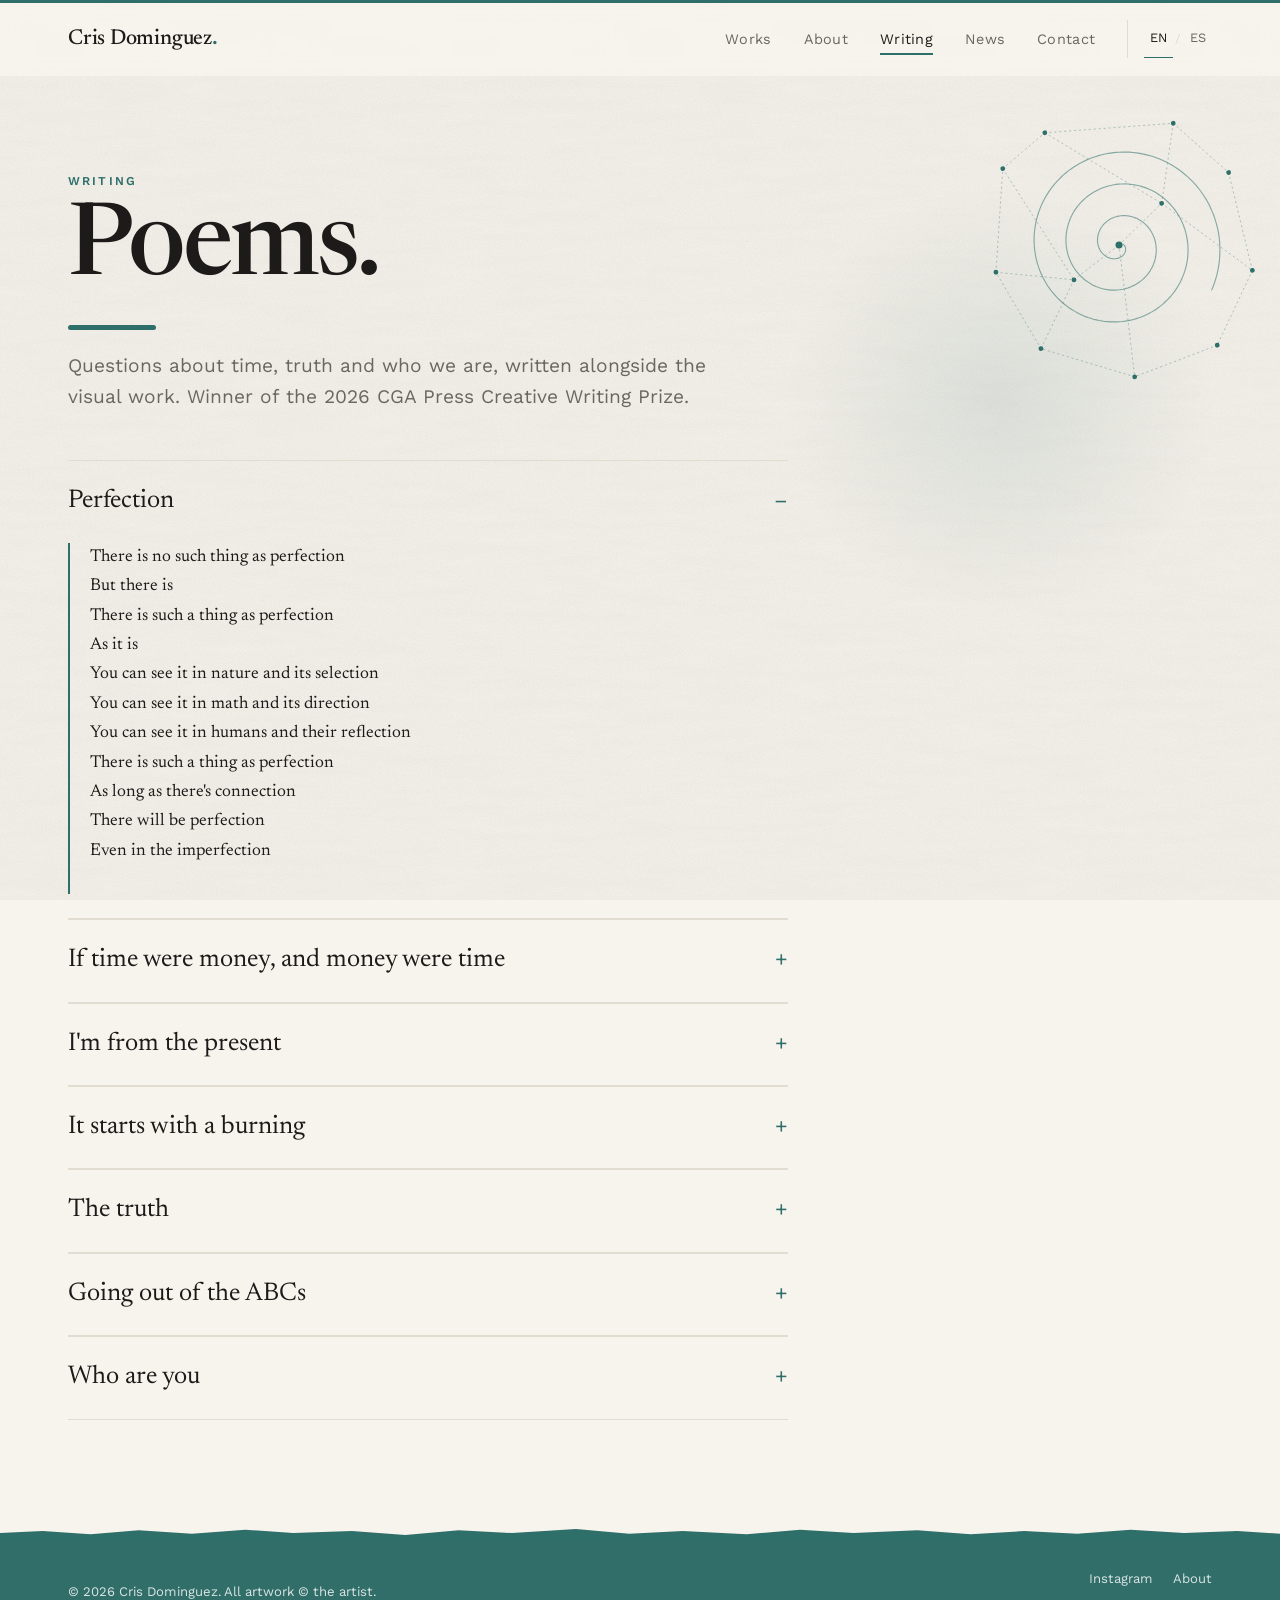
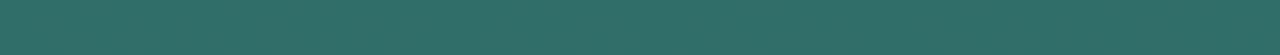
<file: writing.html>
<!doctype html>
<html lang="en" data-title-es="Escritura — Cris Dominguez">
<head>
  <meta charset="utf-8">
  <meta name="viewport" content="width=device-width, initial-scale=1">
  <script>(function(){try{var q=new URLSearchParams(location.search).get("lang"),s=localStorage.getItem("lang"),l=q||s||((navigator.language||"").slice(0,2)==="es"?"es":"en");if(l==="es"){document.documentElement.classList.add("lang-es");document.documentElement.lang="es";}}catch(e){}})();</script>
  <title>Writing — Cris Dominguez</title>
  <meta name="description" content="Selected poems by Cris Dominguez, winner of the 2026 CGA Press Creative Writing Prize. Poemas seleccionados.">
  <link rel="canonical" href="https://www.crisdominguez.com/writing.html">
  <meta property="og:type" content="website">
  <meta property="og:locale" content="en_US">
  <meta property="og:locale:alternate" content="es_MX">
  <meta property="og:title" content="Writing — Cris Dominguez">
  <meta property="og:url" content="https://www.crisdominguez.com/writing.html">
  <meta property="og:image" content="https://www.crisdominguez.com/images/site/og-image.jpg">
  <meta property="og:image:width" content="1200">
  <meta property="og:image:height" content="630">
  <meta property="og:image:alt" content="Two silhouetted figures at a lit fountain wall at night, from Cris Dominguez\'s Fountain of Love series.">
  <meta name="twitter:card" content="summary_large_image">
  <link rel="icon" href="images/site/favicon.svg" type="image/svg+xml">
  <link rel="preconnect" href="https://fonts.googleapis.com">
  <link rel="preconnect" href="https://fonts.gstatic.com" crossorigin>
  <link href="https://fonts.googleapis.com/css2?family=Newsreader:ital,opsz,wght@0,6..72,300..700;1,6..72,300..700&family=Work+Sans:wght@400;500;600&display=swap" rel="stylesheet">
  <link rel="stylesheet" href="css/styles.css">
</head>
<body>
  <a class="skip-link" href="#main"><span lang="en">Skip to content</span><span lang="es">Saltar al contenido</span></a>

  <header class="site-header">
    <div class="wrap header-inner">
      <a class="wordmark" href="./">Cris Dominguez<span class="dot">.</span></a>
      <nav id="site-nav" class="site-nav" aria-label="Main" data-es-aria-label="Principal">
        <ul class="nav-list">
          <li><a href="./"><span lang="en">Works</span><span lang="es">Obras</span></a></li>
          <li><a href="about.html"><span lang="en">About</span><span lang="es">Acerca</span></a></li>
          <li><a href="writing.html" aria-current="page"><span lang="en">Writing</span><span lang="es">Escritura</span></a></li>
          <li><a href="news.html"><span lang="en">News</span><span lang="es">Noticias</span></a></li>
          <li><a href="contact.html"><span lang="en">Contact</span><span lang="es">Contacto</span></a></li>
        </ul>
      </nav>
      <div class="header-tools">
        <div class="lang-switch" role="group" aria-label="Language / Idioma">
          <button type="button" data-set-lang="en" aria-pressed="true" title="English">EN</button><span class="sep" aria-hidden="true">/</span><button type="button" data-set-lang="es" aria-pressed="false" title="Español">ES</button>
        </div>
        <button class="nav-toggle" aria-expanded="false" aria-controls="site-nav" aria-label="Menu" data-es-aria-label="Menú">
          <svg viewBox="0 0 24 24" fill="none" stroke="currentColor" stroke-width="1.5" aria-hidden="true"><path d="M3 7h18M3 12h18M3 17h18"/></svg>
        </button>
      </div>
    </div>
  </header>

  <main id="main">
    <section class="wrap page-intro">
      <p class="eyebrow"><span lang="en">Writing</span><span lang="es">Escritura</span></p>
      <h1><span lang="en">Poems.</span><span lang="es">Poemas.</span></h1>
      <p class="lede" lang="en">Questions about time, truth and who we are, written alongside the visual work. Winner of the 2026 CGA Press Creative Writing Prize.</p>
      <p class="lede" lang="es">Preguntas sobre el tiempo, la verdad y quiénes somos, escritas junto a la obra visual. Ganadora del Premio de Escritura Creativa CGA Press 2026.</p>
      <p class="writing-note" lang="es">Los poemas se presentan en su idioma original (inglés).</p>
    </section>

    <!-- To add a poem: copy one <li>…</li>. Keep line breaks as typed; they are preserved.
         CHECK: Cris should pick the final selection (and say which piece won the CGA Press prize). -->
    <section class="wrap">
      <ul class="poems">
        <li><details class="poem" open>
          <summary>Perfection</summary>
          <div class="poem-body always" lang="en">There is no such thing as perfection
But there is
There is such a thing as perfection
As it is
You can see it in nature and its selection
You can see it in math and its direction
You can see it in humans and their reflection
There is such a thing as perfection
As long as there&#x27;s connection
There will be perfection
Even in the imperfection</div>
        </details></li>
        <li><details class="poem">
          <summary>If time were money, and money were time</summary>
          <div class="poem-body always" lang="en">If time were money, would we give as much as we gained?
If time were money, would we save it for years to spend?
If time were money, would we know the price of things?
If time were money, in what would we invest?
But time isn&#x27;t money, nor is money time, but if it were
If money were time, would we know its value?
If money were time, could we get it back in a flash?
If money were time, should we give it to someone, should we owe it to them?
If money were time, shouldn&#x27;t you get to decide what you do with it then?
If time were money
If money were time
On what would we spend it
And most importantly, why?</div>
        </details></li>
        <li><details class="poem">
          <summary>I&#x27;m from the present</summary>
          <div class="poem-body always" lang="en">I am standing here and now
I&#x27;m thinking of the future
while I&#x27;m living in the past
I want to be as present
As one could ever be
But how can I
If the future I can see
If the past I can be
If the present sets me free
I&#x27;m all three
All in one
one in all
That&#x27;s the key
To be</div>
        </details></li>
        <li><details class="poem">
          <summary>It starts with a burning</summary>
          <div class="poem-body always" lang="en">It starts with a burning
A burning in the mind
Light that&#x27;s turned on
And isn&#x27;t put out
It grows stronger and stronger
As the questions spread out

With answers unanswered
A step into the unknown
Where the known
will be shown
As long as we give
The light will live</div>
        </details></li>
        <li><details class="poem">
          <summary>The truth</summary>
          <div class="poem-body always" lang="en">The truth can set you free
Free as the wind you can be
The truth can make you see
What others may disagree
The truth is full of youth
And it does come with proof
So let us speak the truth
The one we hold
The one we mold
The truth we choose
Will make us muse</div>
        </details></li>
        <li><details class="poem">
          <summary>Going out of the ABCs</summary>
          <div class="poem-body always" lang="en">Why should we stay in the ABCs? What goes after C? Well, obviously D, so why should we stay in the ABCs? We already know the ABCs. We already know it ends with XYZ. We already know it starts with A and ends with Z, so why should we stay in the ABCs? We already know the words it makes; we already know how many letters it takes, so why should we stay in the ABCs? And what would happen if we made our own ABCs? It could start with XYZ; why don&#x27;t we make our own ABCs? We could make a whole new alphabet. Why don&#x27;t we make our own ABCs?</div>
        </details></li>
        <li><details class="poem">
          <summary>Who are you</summary>
          <div class="poem-body always" lang="en">Who are you?
I am a human
A human with a body
A body with a brain
A brain with a mind
A mind with consciousness
A consciousness…
I don&#x27;t know who I am
I just am
I am nothing
I am everything
All at once</div>
        </details></li>
      </ul>
    </section>
  </main>

  <footer class="site-footer">
    <div class="wrap footer-inner">
      <p>© <span data-current-year>2026</span> Cris Dominguez. <span lang="en">All artwork © the artist.</span><span lang="es">Todas las obras © la artista.</span></p>
      <ul class="footer-links">
        <li><a href="https://www.instagram.com/cris_dominguz2007/" rel="me noopener" target="_blank">Instagram</a></li>
        <li><a href="about.html"><span lang="en">About</span><span lang="es">Acerca</span></a></li>
      </ul>
    </div>
  </footer>

  <script src="js/main.js" defer></script>
  <!-- GoatCounter (privacy-friendly visit counter, no cookies). Dashboard: https://crisdominguez.goatcounter.com -->
  <script data-goatcounter="https://crisdominguez.goatcounter.com/count" async src="//gc.zgo.at/count.js"></script>
</body>
</html>
</file>
<file: css/styles.css>
/* ==========================================================================
   Cris Dominguez — Artist Portfolio
   Minimal, warm-paper aesthetic. The artwork is the color; the site is not.
   --------------------------------------------------------------------------
   To change the accent color or fonts, edit the tokens in :root only.
   ========================================================================== */

:root {
  /* Palette — warm "sketchbook paper" neutrals + one accent */
  --paper: #f7f4ee;          /* page background (off-white, slightly warm) */
  --paper-2: #efeae1;        /* cards / placeholders */
  --ink: #1c1b19;            /* primary text */
  --muted: #6b665e;          /* secondary text, metadata */
  --line: #e2dbcf;           /* hairlines */
  --accent: #2f6f6a;         /* Pacific sea-teal */
  --accent-ink: #ffffff;
  --accent-soft: #e3ecea;    /* pale sea-teal wash for panels and hovers */
  --accent-deep: #22524e;    /* darker teal for hover states */
  /* Previous option: --accent: #b5532f;  (terracotta / painted boats) */

  /* Type */
  --font-display: "Newsreader", Georgia, "Times New Roman", serif;
  --font-body: "Work Sans", system-ui, -apple-system, "Segoe UI", Roboto, sans-serif;

  /* Rhythm */
  --gutter: clamp(16px, 4vw, 48px);
  --maxw: 1240px;
  --radius: 2px;
  --ease: cubic-bezier(.2, .7, .2, 1);
}

/* ---------- Reset-ish ---------- */
*, *::before, *::after { box-sizing: border-box; }
html { -webkit-text-size-adjust: 100%; scroll-behavior: smooth; }
body {
  margin: 0;
  background: var(--paper);
  color: var(--ink);
  font-family: var(--font-body);
  font-size: 1rem;
  line-height: 1.62;
  font-feature-settings: "kern", "liga";
  -webkit-font-smoothing: antialiased;
  text-rendering: optimizeLegibility;
}
img { display: block; max-width: 100%; height: auto; }
a { color: inherit; text-underline-offset: 3px; text-decoration-thickness: 1px; }
a:hover { color: var(--accent); }
:focus-visible { outline: 2px solid var(--accent); outline-offset: 3px; }

.visually-hidden {
  position: absolute !important; width: 1px; height: 1px; padding: 0; margin: -1px;
  overflow: hidden; clip: rect(0 0 0 0); white-space: nowrap; border: 0;
}
.skip-link {
  position: absolute; left: 8px; top: -60px; z-index: 100;
  background: var(--ink); color: var(--paper); padding: 8px 14px; text-decoration: none;
}
.skip-link:focus { top: 8px; }

.wrap { width: 100%; max-width: var(--maxw); margin-inline: auto; padding-inline: var(--gutter); }

/* ---------- Header / Nav ---------- */
.site-header {
  position: sticky; top: 0; z-index: 50;
  background: color-mix(in srgb, var(--paper) 92%, transparent);
  backdrop-filter: saturate(140%) blur(8px);
  -webkit-backdrop-filter: saturate(140%) blur(8px);
  border-bottom: 1px solid transparent;
  transition: border-color .2s var(--ease);
}
.site-header.is-scrolled { border-bottom-color: var(--line); }
.header-inner {
  display: flex; align-items: center; justify-content: space-between;
  gap: 24px; min-height: 72px;
}
.wordmark {
  font-family: var(--font-display);
  font-size: 1.35rem; font-weight: 500; letter-spacing: -0.01em;
  text-decoration: none; white-space: nowrap;
}
.wordmark:hover { color: var(--ink); }
.wordmark .dot { color: var(--accent); }

.nav-list { display: flex; gap: clamp(16px, 2.5vw, 32px); list-style: none; margin: 0; padding: 0; }
.nav-list a {
  text-decoration: none; font-size: .9rem; letter-spacing: .02em; color: var(--muted);
  padding-block: 6px; border-bottom: 1px solid transparent;
}
.nav-list a:hover { color: var(--ink); }
.nav-list a[aria-current="page"] { color: var(--ink); border-bottom-color: var(--accent); }

.nav-toggle {
  display: none; background: none; border: 0; padding: 10px; margin-right: -10px;
  color: var(--ink); cursor: pointer;
}
.nav-toggle svg { width: 24px; height: 24px; }

@media (max-width: 720px) {
  .nav-toggle { display: block; }
  .site-nav {
    position: fixed; inset: 72px 0 auto 0; background: var(--paper);
    border-bottom: 1px solid var(--line);
    transform: translateY(-8px); opacity: 0; visibility: hidden;
    transition: opacity .2s var(--ease), transform .2s var(--ease), visibility .2s;
  }
  .site-nav.is-open { transform: none; opacity: 1; visibility: visible; }
  .nav-list { flex-direction: column; gap: 0; padding: 8px var(--gutter) 20px; }
  .nav-list a { display: block; font-size: 1.1rem; padding-block: 12px; border-bottom: 1px solid var(--line); }
  .nav-list a[aria-current="page"] { border-bottom-color: var(--line); color: var(--accent); }
}

/* ---------- Language toggle (EN / ES) ----------
   Content is written in pairs: <span lang="en">…</span><span lang="es">…</span>
   English shows by default (and without JS); .lang-es on <html> flips it. */
html:not(.lang-es) [lang="es"],
html.lang-es [lang="en"] { display: none !important; }
/* content that stays in its original language (e.g. poems) */
html.lang-es [lang="en"].always { display: block !important; }

.header-tools { display: flex; align-items: center; gap: 8px; }
.lang-switch { display: flex; align-items: center; gap: 2px; font-size: .8rem; letter-spacing: .06em; }
.lang-switch .sep { color: var(--line); }
.lang-switch button {
  font: inherit; background: none; border: 0; cursor: pointer; padding: 8px 6px;
  color: var(--muted); border-bottom: 1px solid transparent;
}
.lang-switch button:hover { color: var(--ink); }
.lang-switch button[aria-pressed="true"] { color: var(--ink); border-bottom-color: var(--accent); }
@media (min-width: 721px) { .header-tools { margin-left: 8px; padding-left: 16px; border-left: 1px solid var(--line); } }
.header-inner .site-nav { margin-left: auto; }

/* ---------- Page intro ---------- */
main { display: block; min-height: 60vh; }
.page-intro { padding-block: clamp(40px, 8vw, 96px) clamp(24px, 4vw, 48px); }
.eyebrow {
  font-size: .75rem; letter-spacing: .14em; text-transform: uppercase; color: var(--muted); margin: 0 0 12px;
}
h1, h2, h3 {
  font-family: var(--font-display); font-weight: 400; line-height: 1.1; letter-spacing: -0.015em;
  font-optical-sizing: auto;
}
h1 { font-size: clamp(2.2rem, 6vw, 4.25rem); margin: 0; max-width: 18ch; }
h2 { font-size: clamp(1.5rem, 3vw, 2rem); margin: 0 0 20px; }
h3 { font-size: 1.15rem; margin: 0; }
.lede { font-size: clamp(1.05rem, 1.6vw, 1.2rem); color: var(--muted); max-width: 58ch; margin: 20px 0 0; }
.lede em { font-family: var(--font-display); font-style: italic; color: var(--ink); }

/* ---------- Works: filters ---------- */
.filters { display: flex; flex-wrap: wrap; gap: 8px; margin: 0 0 32px; padding: 0; list-style: none; }
.filter-btn {
  font: inherit; font-size: .85rem; cursor: pointer;
  background: transparent; color: var(--muted);
  border: 1px solid var(--line); border-radius: 999px; padding: 6px 14px;
  transition: all .15s var(--ease);
}
.filter-btn:hover { color: var(--ink); border-color: var(--ink); }
.filter-chip[hidden] { display: none; }
.filter-btn[aria-pressed="true"] { background: var(--ink); color: var(--paper); border-color: var(--ink); }

/* ---------- Works: grid ---------- */
.works-grid {
  display: grid; gap: clamp(20px, 3vw, 40px) clamp(16px, 2.4vw, 32px);
  grid-template-columns: repeat(auto-fill, minmax(min(100%, 260px), 1fr));
  margin: 0 0 clamp(64px, 10vw, 120px); padding: 0; list-style: none;
}
.work { margin: 0; }
.work[hidden] { display: none; }
.work-thumb {
  display: block; width: 100%; padding: 0; border: 0; cursor: zoom-in;
  background: var(--paper-2); aspect-ratio: 4 / 5; overflow: hidden; border-radius: var(--radius);
}
.work-thumb img {
  width: 100%; height: 100%; object-fit: cover;
  transition: transform .5s var(--ease), opacity .3s var(--ease);
}
.work-thumb:hover img { transform: scale(1.025); }
.work figcaption { padding-top: 12px; }
.work-title { font-family: var(--font-display); font-style: italic; font-size: 1.05rem; margin: 0; }
.work-meta { font-size: .82rem; color: var(--muted); margin: 2px 0 0; }
.works-empty { color: var(--muted); }

/* ---------- Lightbox ---------- */
.lightbox {
  width: 100vw; height: 100vh; max-width: 100vw; max-height: 100vh;
  margin: 0; padding: 0; border: 0;
  background: var(--paper); color: var(--ink);
}
.lightbox::backdrop { background: rgba(20, 18, 16, .35); }
.lightbox-inner {
  height: 100%; display: grid; grid-template-rows: 1fr auto;
  padding: 56px var(--gutter) 24px; gap: 16px;
}
.lightbox-figure { margin: 0; min-height: 0; display: grid; place-items: center; }
.lightbox-figure img { max-height: calc(100vh - 200px); width: auto; max-width: 100%; object-fit: contain; }
.lightbox-caption { text-align: center; max-width: 60ch; margin-inline: auto; }
.lightbox-caption .work-title { font-size: 1.2rem; }
.lightbox-desc { font-size: .92rem; color: var(--muted); margin: 8px 0 0; }
.lb-btn {
  position: absolute; background: none; border: 0; color: var(--ink); cursor: pointer;
  padding: 12px; font: inherit; font-size: .85rem; letter-spacing: .08em; text-transform: uppercase;
}
.lb-btn:hover { color: var(--accent); }
.lb-close { top: 8px; right: 8px; }
.lb-prev, .lb-next { top: 50%; transform: translateY(-50%); font-size: 1.6rem; }
.lb-prev { left: 4px; } .lb-next { right: 4px; }
@media (max-width: 720px) {
  .lb-prev, .lb-next { top: auto; bottom: 10px; transform: none; }
}

/* ---------- About ---------- */
.about-grid {
  display: grid; gap: clamp(32px, 5vw, 72px);
  grid-template-columns: minmax(0, 5fr) minmax(0, 7fr);
  align-items: start; margin-bottom: clamp(48px, 8vw, 96px);
}
@media (max-width: 860px) { .about-grid { grid-template-columns: 1fr; } }
.portrait { margin: 0; position: sticky; top: 96px; }
@media (max-width: 860px) { .portrait { position: static; max-width: 420px; } }
.portrait img { aspect-ratio: 4 / 5; object-fit: cover; width: 100%; background: var(--paper-2); }
.portrait figcaption { font-size: .8rem; color: var(--muted); margin-top: 8px; }
.prose p { margin: 0 0 1.1em; max-width: 62ch; }
.prose .pull {
  font-family: var(--font-display); font-style: italic; font-size: clamp(1.25rem, 2.4vw, 1.6rem);
  line-height: 1.35; color: var(--ink); border-left: 2px solid var(--accent);
  padding-left: 20px; margin: 32px 0;
}
.section { padding-block: clamp(32px, 5vw, 56px); border-top: 1px solid var(--line); }
.section:first-of-type { border-top: 0; }

/* CV */
.cv { margin-bottom: clamp(64px, 10vw, 120px); }
.cv-head { display: flex; flex-wrap: wrap; align-items: baseline; justify-content: space-between; gap: 16px; }
.btn {
  display: inline-flex; align-items: center; gap: 8px; text-decoration: none;
  font-size: .85rem; letter-spacing: .04em; padding: 10px 18px;
  border: 1px solid var(--ink); border-radius: 999px; transition: all .15s var(--ease);
}
.btn:hover { background: var(--ink); color: var(--paper); }
.btn-accent { background: var(--accent); border-color: var(--accent); color: var(--accent-ink); }
.btn-accent:hover { background: var(--ink); border-color: var(--ink); color: var(--paper); }

.cv-block {
  display: grid; grid-template-columns: minmax(140px, 220px) 1fr; gap: 16px 32px;
  padding-block: 28px; border-top: 1px solid var(--line);
}
@media (max-width: 640px) { .cv-block { grid-template-columns: 1fr; gap: 8px; } }
.cv-block > h3 {
  font-family: var(--font-body); font-size: .75rem; font-weight: 600;
  letter-spacing: .14em; text-transform: uppercase; color: var(--muted); padding-top: 4px;
}
.cv-list { list-style: none; margin: 0; padding: 0; display: grid; gap: 18px; }
.cv-item { display: grid; grid-template-columns: 92px 1fr; gap: 4px 16px; }
@media (max-width: 480px) { .cv-item { grid-template-columns: 1fr; } }
.cv-year { font-size: .85rem; color: var(--muted); font-variant-numeric: tabular-nums; }
.cv-what strong { font-weight: 500; }
.cv-what .where { color: var(--muted); }
.cv-what ul { margin: 6px 0 0; padding-left: 18px; color: var(--muted); font-size: .92rem; }
.cv-what li { margin: 2px 0; }
.placeholder-note {
  font-size: .85rem; color: var(--muted); font-style: italic;
  border: 1px dashed var(--line); padding: 10px 14px; border-radius: var(--radius); margin: 0;
}

/* ---------- News ---------- */
.news-layout {
  display: grid; gap: clamp(32px, 5vw, 64px);
  grid-template-columns: minmax(0, 7fr) minmax(0, 5fr);
  margin-bottom: clamp(64px, 10vw, 120px);
}
@media (max-width: 900px) { .news-layout { grid-template-columns: 1fr; } }
.post { padding-block: 28px; border-top: 1px solid var(--line); }
.post:first-child { border-top: 0; padding-top: 0; }
.post time { font-size: .8rem; letter-spacing: .08em; text-transform: uppercase; color: var(--muted); }
.post h3 { font-size: 1.4rem; margin: 6px 0 10px; }
.post p { margin: 0; max-width: 60ch; }
.post img { margin-top: 16px; aspect-ratio: 3 / 2; object-fit: cover; width: 100%; background: var(--paper-2); }
.tag {
  display: inline-block; font-size: .72rem; letter-spacing: .08em; text-transform: uppercase;
  color: var(--accent); margin-left: 8px;
}

.ig-card {
  background: var(--paper-2); padding: clamp(20px, 3vw, 32px); border-radius: var(--radius);
  position: sticky; top: 96px; align-self: start;
}
@media (max-width: 900px) { .ig-card { position: static; } }
.ig-card .handle { font-family: var(--font-display); font-size: 1.4rem; margin: 4px 0 12px; }
.ig-grid { display: grid; grid-template-columns: repeat(3, 1fr); gap: 6px; margin: 20px 0; }
.ig-grid a { display: block; aspect-ratio: 1; background: var(--line); overflow: hidden; }
.ig-grid img { width: 100%; height: 100%; object-fit: cover; }
.ig-embeds { display: grid; gap: 16px; margin-top: 20px; }
.ig-embeds .instagram-media { min-width: 0 !important; width: 100% !important; margin: 0 !important; }

/* ---------- Contact ---------- */
.contact-grid {
  display: grid; grid-template-columns: repeat(auto-fit, minmax(min(100%, 260px), 1fr));
  gap: 0; border-top: 1px solid var(--line); margin-bottom: clamp(64px, 10vw, 120px);
}
.contact-item { padding: 28px 0; border-bottom: 1px solid var(--line); padding-right: 24px; }
.contact-item h2 {
  font-family: var(--font-body); font-size: .75rem; font-weight: 600;
  letter-spacing: .14em; text-transform: uppercase; color: var(--muted); margin: 0 0 8px;
}
.contact-item a { font-family: var(--font-display); font-size: clamp(1.2rem, 2.2vw, 1.5rem); text-decoration: none; word-break: break-word; }
.contact-item a:hover { text-decoration: underline; }
.contact-item p { margin: 6px 0 0; color: var(--muted); font-size: .9rem; }

/* ---------- Footer ---------- */
.site-footer { border-top: 1px solid var(--line); padding-block: 28px 40px; font-size: .82rem; color: var(--muted); }
.footer-inner { display: flex; flex-wrap: wrap; gap: 12px 32px; justify-content: space-between; }
.footer-links { display: flex; gap: 20px; list-style: none; margin: 0; padding: 0; }
.footer-links a { text-decoration: none; }

/* ---------- Sea-teal accents ----------
   Teal frames the site (header line, labels, buttons, quotes, links)
   but never sits behind the artwork itself. */
::selection { background: var(--accent); color: var(--accent-ink); }
.site-header { border-top: 3px solid var(--accent); }
.wordmark .dot { font-size: 1.15em; line-height: 0; }
.eyebrow { color: var(--accent); font-weight: 500; }
.nav-list a[aria-current="page"] { border-bottom-width: 2px; }
.nav-list a:hover { color: var(--accent); }
.lede em { color: var(--accent); }
h1 + .lede, .page-intro h1 { position: relative; }
.page-intro h1::after {
  content: ""; display: block; width: 56px; height: 3px; margin-top: 20px;
  background: var(--accent); border-radius: 2px;
}

/* Filters */
.filter-btn:hover { color: var(--accent); border-color: var(--accent); background: var(--accent-soft); }
.filter-btn[aria-pressed="true"] { background: var(--accent); border-color: var(--accent); color: var(--accent-ink); }

/* Works */
.work-thumb { transition: box-shadow .2s var(--ease); }
.work-thumb:hover, .work-thumb:focus-visible { box-shadow: 0 0 0 2px var(--accent); }
.work:hover .work-title { color: var(--accent); }
.lb-btn:hover { color: var(--accent); }

/* Buttons */
.btn { border-color: var(--accent); color: var(--accent); }
.btn:hover { background: var(--accent); border-color: var(--accent); color: var(--accent-ink); }
.btn.btn-accent { background: var(--accent); border-color: var(--accent); color: var(--accent-ink); }
.btn.btn-accent:hover { background: var(--accent-deep); border-color: var(--accent-deep); color: var(--accent-ink); }

/* About / CV */
.prose .pull { border-left-width: 3px; color: var(--accent-deep); }
.section > h2::before, .cv-head h2::before {
  content: ""; display: inline-block; width: 10px; height: 10px; margin-right: 12px;
  background: var(--accent); border-radius: 50%; vertical-align: middle;
}
.cv-block > h3 { color: var(--accent); }
.cv-what .tag, .tag { color: var(--accent); }

/* News */
.post time { color: var(--accent); font-weight: 500; }
.ig-card { background: var(--accent-soft); border-top: 3px solid var(--accent); }

/* Contact */
.contact-item h2 { color: var(--accent); }
.contact-item a:hover { color: var(--accent); }

/* Footer */
.site-footer { background: var(--accent); color: color-mix(in srgb, var(--accent-ink) 82%, var(--accent)); border-top: 0; }
.site-footer a:hover { color: var(--accent-ink); }

/* ---------- Works page v2: sections, collections, viewer ---------- */
.works-app { margin-bottom: clamp(64px, 10vw, 120px); }
.chip-count { font-size: .75em; opacity: .65; margin-left: 2px; font-variant-numeric: tabular-nums; }
.work-section { padding-top: 8px; margin-bottom: clamp(40px, 6vw, 72px); }
.work-section[hidden] { display: none; }
.section-title {
  font-size: clamp(1.3rem, 2.4vw, 1.7rem); margin: 0 0 20px; padding-bottom: 12px;
  border-bottom: 1px solid var(--line); display: flex; align-items: center; gap: 12px;
}
.section-title::before { content: ""; width: 10px; height: 10px; border-radius: 50%; background: var(--accent); flex: none; }

/* square thumbnails keep mixed portrait/landscape work tidy */
.work-thumb { aspect-ratio: 1 / 1; position: relative; }
.work-caption { padding-top: 12px; }
.work-caption .eyebrow { margin: 0 0 4px; font-size: .7rem; }
.badge {
  position: absolute; right: 10px; bottom: 10px; min-width: 28px; height: 28px; padding: 0 8px;
  display: inline-flex; align-items: center; justify-content: center; gap: 4px;
  background: color-mix(in srgb, var(--paper) 92%, transparent); color: var(--ink);
  border-radius: 999px; font-size: .75rem; font-weight: 600;
}
.badge::before { content: ""; width: 10px; height: 10px; border: 1.5px solid currentColor; border-radius: 2px; box-shadow: 2px -2px 0 -0.5px var(--paper), 2px -2px 0 1px currentColor; }

.statement-link {
  font: inherit; font-size: .8rem; letter-spacing: .02em; color: var(--accent);
  background: none; border: 0; padding: 4px 0; margin-top: 4px; cursor: pointer;
  border-bottom: 1px solid color-mix(in srgb, var(--accent) 40%, transparent);
}
.statement-link:hover { color: var(--accent-deep); border-bottom-color: var(--accent-deep); }

/* collection cards */
.collections-grid {
  list-style: none; margin: 0; padding: 0; display: grid; gap: clamp(24px, 3vw, 40px);
  grid-template-columns: repeat(auto-fit, minmax(min(100%, 420px), 1fr));
}
.collection-card { margin: 0; }
.collection-open {
  display: grid; grid-template-columns: 3fr 1fr; gap: 6px; width: 100%; padding: 0; border: 0;
  background: none; cursor: zoom-in; border-radius: var(--radius); transition: box-shadow .2s var(--ease);
}
.collection-open:hover, .collection-open:focus-visible { box-shadow: 0 0 0 2px var(--accent); }
.collection-cover { position: relative; display: block; aspect-ratio: 4 / 3; overflow: hidden; background: var(--paper-2); }
.collection-cover img, .collection-strip img { width: 100%; height: 100%; object-fit: cover; display: block; transition: transform .5s var(--ease); }
.collection-open:hover .collection-cover img { transform: scale(1.02); }
.collection-strip { display: grid; grid-template-rows: repeat(3, 1fr); gap: 6px; min-height: 0; }
.collection-strip img { aspect-ratio: auto; background: var(--paper-2); min-height: 0; }
.collection-title { font-size: clamp(1.3rem, 2.2vw, 1.6rem); font-style: italic; margin: 0; }
.collection-card:hover .collection-title { color: var(--accent); }

/* viewer v2 */
.lightbox { background: var(--paper); }
.lb-layout {
  height: 100%; display: grid; grid-template-columns: minmax(0, 1fr) minmax(280px, 360px);
  gap: clamp(16px, 3vw, 40px); padding: 56px clamp(16px, 3vw, 40px) 24px;
}
.lb-figure { margin: 0; min-height: 0; display: grid; place-items: center; }
.lb-figure img { max-width: 100%; max-height: calc(100vh - 96px); width: auto; height: auto; object-fit: contain; }
.lb-info { align-self: center; display: flex; flex-direction: column; gap: 6px; max-height: calc(100vh - 96px); overflow: auto; padding-right: 4px; }
.lb-title { font-size: clamp(1.4rem, 2.4vw, 2rem); font-style: italic; margin: 0; }
.lb-kicker { margin: 0; }
.lb-statement { margin-top: 14px; border-top: 1px solid var(--line); padding-top: 12px; }
.lb-statement summary {
  cursor: pointer; font-size: .75rem; font-weight: 600; letter-spacing: .14em; text-transform: uppercase;
  color: var(--accent); list-style: none; display: flex; align-items: center; gap: 8px;
}
.lb-statement summary::-webkit-details-marker { display: none; }
.lb-statement summary::after { content: "+"; font-size: 1.1rem; line-height: 1; }
.lb-statement[open] summary::after { content: "–"; }
.lb-statement-text { font-family: var(--font-display); font-size: 1.08rem; line-height: 1.55; margin: 12px 0 0; color: var(--ink); }
.lb-nav { display: flex; align-items: center; gap: 12px; margin-top: 20px; }
.lb-nav .lb-btn { position: static; transform: none; border: 1px solid var(--line); border-radius: 999px; width: 44px; height: 44px; padding: 0; font-size: 1.1rem; }
.lb-nav .lb-btn:hover { border-color: var(--accent); }
.lb-count { font-size: .8rem; color: var(--muted); font-variant-numeric: tabular-nums; }
.lb-close { position: absolute; top: 8px; right: 8px; }
@media (max-width: 899px) {
  .lb-layout { grid-template-columns: 1fr; grid-template-rows: minmax(0, 1fr) auto; padding: 52px 16px 16px; gap: 12px; }
  .lb-figure img { max-height: 58vh; }
  .lb-info { max-height: 38vh; align-self: start; }
  .lb-nav { margin-top: 8px; }
}

@media (max-width: 560px) {
  .works-grid { grid-template-columns: repeat(2, minmax(0, 1fr)); gap: 24px 12px; }
  .work-title { font-size: .95rem; }
  .work-meta { font-size: .75rem; }
  .statement-link { font-size: .75rem; }
  .badge { right: 6px; bottom: 6px; height: 24px; min-width: 24px; font-size: .7rem; }
}
.spotify-embed { display: block; border: 0; border-radius: 12px; margin-top: 16px; max-width: 520px; }

/* ---------- Writing page ---------- */
.poems { list-style: none; margin: 0 0 clamp(64px, 10vw, 120px); padding: 0; max-width: 720px; }
.poem { border-top: 1px solid var(--line); }
.poem:last-child { border-bottom: 1px solid var(--line); }
.poem summary {
  cursor: pointer; list-style: none; display: flex; justify-content: space-between; align-items: baseline;
  gap: 16px; padding: 20px 0; font-family: var(--font-display); font-size: clamp(1.25rem, 2.4vw, 1.6rem);
}
.poem summary::-webkit-details-marker { display: none; }
.poem summary::after { content: "+"; color: var(--accent); font-family: var(--font-body); font-size: 1.3rem; }
.poem[open] summary::after { content: "–"; }
.poem summary:hover { color: var(--accent); }
.poem-body { white-space: pre-line; font-family: var(--font-display); font-size: 1.08rem; line-height: 1.7; padding: 0 0 28px 20px; border-left: 2px solid var(--accent); margin: 0 0 24px; }
.writing-note { color: var(--muted); font-size: .9rem; max-width: 62ch; }


/* ==========================================================================
   TEXTURE & BOLDNESS LAYER
   Paper grain + fibers, a spiral/constellation motif (from her own themes),
   bigger type, print-style offset shadows, a teal band and a torn footer edge.
   Everything here is decorative; delete this block to return to the plain look.
   ========================================================================== */
:root {
  --grain: url("data:image/svg+xml,%3Csvg xmlns='http://www.w3.org/2000/svg' width='220' height='220'%3E%3Cfilter id='n'%3E%3CfeTurbulence type='fractalNoise' baseFrequency='.8' numOctaves='3' stitchTiles='stitch'/%3E%3CfeColorMatrix values='0 0 0 0 .12 0 0 0 0 .10 0 0 0 0 .08 0 0 0 .085 0'/%3E%3C/filter%3E%3Crect width='100%25' height='100%25' filter='url(%23n)'/%3E%3C/svg%3E");
  --fibers: url("data:image/svg+xml,%3Csvg xmlns='http://www.w3.org/2000/svg' width='600' height='600'%3E%3Cfilter id='f'%3E%3CfeTurbulence type='fractalNoise' baseFrequency='.012 .09' numOctaves='2' seed='7'/%3E%3CfeColorMatrix values='0 0 0 0 .18 0 0 0 0 .15 0 0 0 0 .11 0 0 0 .03 0'/%3E%3C/filter%3E%3Crect width='100%25' height='100%25' filter='url(%23f)'/%3E%3C/svg%3E");
  --motif: url("data:image/svg+xml,%3Csvg xmlns='http://www.w3.org/2000/svg' viewBox='0 0 400 400'%3E%3Cg fill='none' stroke='%232f6f6a' stroke-linecap='round'%3E%3Cpath d='M206.0,200.0 L206.3,200.2 L206.5,200.5 L206.8,200.8 L207.0,201.1 L207.2,201.4 L207.4,201.7 L207.6,202.0 L207.8,202.4 L208.0,202.8 L208.1,203.2 L208.2,203.6 L208.3,204.0 L208.4,204.4 L208.5,204.9 L208.5,205.4 L208.5,205.8 L208.5,206.3 L208.5,206.8 L208.4,207.3 L208.3,207.8 L208.2,208.3 L208.1,208.8 L207.9,209.3 L207.8,209.8 L207.6,210.3 L207.3,210.8 L207.0,211.3 L206.8,211.7 L206.4,212.2 L206.1,212.7 L205.7,213.2 L205.3,213.6 L204.9,214.1 L204.4,214.5 L204.0,214.9 L203.5,215.3 L202.9,215.7 L202.4,216.1 L201.8,216.4 L201.2,216.7 L200.6,217.0 L200.0,217.3 L199.3,217.6 L198.6,217.8 L197.9,218.0 L197.2,218.2 L196.5,218.3 L195.7,218.5 L195.0,218.5 L194.2,218.6 L193.4,218.6 L192.6,218.6 L191.8,218.6 L191.0,218.5 L190.2,218.4 L189.4,218.2 L188.6,218.1 L187.7,217.8 L186.9,217.6 L186.1,217.3 L185.3,217.0 L184.5,216.6 L183.7,216.2 L182.9,215.8 L182.1,215.3 L181.3,214.8 L180.6,214.2 L179.8,213.6 L179.1,213.0 L178.4,212.4 L177.7,211.7 L177.1,210.9 L176.4,210.2 L175.8,209.4 L175.2,208.6 L174.6,207.7 L174.1,206.8 L173.6,205.9 L173.1,205.0 L172.7,204.0 L172.3,203.0 L172.0,202.0 L171.6,200.9 L171.3,199.9 L171.1,198.8 L170.9,197.7 L170.7,196.6 L170.6,195.4 L170.5,194.3 L170.5,193.1 L170.5,191.9 L170.6,190.8 L170.7,189.6 L170.9,188.4 L171.1,187.2 L171.3,186.0 L171.7,184.8 L172.0,183.6 L172.4,182.4 L172.9,181.3 L173.4,180.1 L173.9,179.0 L174.5,177.8 L175.2,176.7 L175.9,175.6 L176.6,174.5 L177.4,173.4 L178.3,172.4 L179.2,171.4 L180.1,170.4 L181.1,169.5 L182.1,168.5 L183.2,167.6 L184.3,166.8 L185.4,166.0 L186.6,165.2 L187.8,164.5 L189.1,163.8 L190.4,163.1 L191.7,162.5 L193.1,162.0 L194.5,161.5 L195.9,161.0 L197.3,160.6 L198.8,160.3 L200.3,160.0 L201.8,159.8 L203.3,159.6 L204.9,159.5 L206.4,159.4 L208.0,159.4 L209.6,159.5 L211.1,159.6 L212.7,159.8 L214.3,160.1 L215.9,160.4 L217.5,160.8 L219.1,161.2 L220.6,161.7 L222.2,162.3 L223.7,162.9 L225.3,163.6 L226.8,164.4 L228.2,165.2 L229.7,166.1 L231.1,167.0 L232.5,168.0 L233.9,169.1 L235.3,170.2 L236.6,171.4 L237.8,172.6 L239.1,173.9 L240.2,175.2 L241.4,176.6 L242.5,178.0 L243.5,179.5 L244.5,181.1 L245.4,182.7 L246.3,184.3 L247.1,185.9 L247.9,187.7 L248.5,189.4 L249.2,191.2 L249.7,193.0 L250.2,194.8 L250.7,196.7 L251.0,198.6 L251.3,200.5 L251.5,202.4 L251.7,204.4 L251.7,206.3 L251.7,208.3 L251.6,210.3 L251.5,212.3 L251.2,214.3 L250.9,216.3 L250.5,218.3 L250.1,220.2 L249.5,222.2 L248.9,224.2 L248.2,226.1 L247.4,228.0 L246.6,229.9 L245.6,231.8 L244.6,233.7 L243.5,235.5 L242.4,237.3 L241.1,239.0 L239.8,240.7 L238.5,242.4 L237.0,244.0 L235.5,245.6 L234.0,247.1 L232.3,248.6 L230.6,250.0 L228.9,251.3 L227.0,252.6 L225.2,253.8 L223.2,255.0 L221.3,256.0 L219.2,257.1 L217.2,258.0 L215.0,258.9 L212.9,259.6 L210.7,260.3 L208.5,261.0 L206.2,261.5 L203.9,262.0 L201.6,262.3 L199.2,262.6 L196.9,262.8 L194.5,262.9 L192.1,263.0 L189.7,262.9 L187.3,262.7 L184.9,262.5 L182.5,262.1 L180.1,261.7 L177.7,261.1 L175.4,260.5 L173.0,259.8 L170.7,259.0 L168.3,258.1 L166.1,257.1 L163.8,256.0 L161.6,254.8 L159.4,253.6 L157.2,252.2 L155.1,250.8 L153.1,249.3 L151.1,247.6 L149.1,246.0 L147.2,244.2 L145.4,242.4 L143.6,240.4 L141.9,238.4 L140.3,236.4 L138.7,234.3 L137.3,232.1 L135.9,229.8 L134.5,227.5 L133.3,225.1 L132.2,222.7 L131.1,220.2 L130.1,217.7 L129.2,215.1 L128.5,212.5 L127.8,209.8 L127.2,207.1 L126.7,204.4 L126.3,201.7 L126.0,198.9 L125.9,196.1 L125.8,193.3 L125.8,190.5 L126.0,187.7 L126.2,184.9 L126.6,182.1 L127.0,179.3 L127.6,176.5 L128.3,173.7 L129.1,170.9 L130.0,168.2 L131.0,165.5 L132.1,162.8 L133.3,160.1 L134.6,157.5 L136.0,154.9 L137.5,152.4 L139.1,149.9 L140.9,147.5 L142.7,145.1 L144.6,142.8 L146.6,140.6 L148.7,138.4 L150.9,136.3 L153.1,134.3 L155.5,132.4 L157.9,130.5 L160.4,128.8 L163.0,127.1 L165.6,125.5 L168.3,124.0 L171.1,122.6 L173.9,121.3 L176.8,120.2 L179.7,119.1 L182.7,118.1 L185.8,117.3 L188.8,116.5 L191.9,115.9 L195.1,115.4 L198.3,115.0 L201.4,114.7 L204.6,114.6 L207.9,114.5 L211.1,114.6 L214.3,114.8 L217.6,115.2 L220.8,115.6 L224.0,116.2 L227.2,116.9 L230.4,117.7 L233.6,118.7 L236.7,119.7 L239.8,120.9 L242.9,122.2 L245.9,123.7 L248.9,125.2 L251.8,126.9 L254.7,128.7 L257.5,130.5 L260.2,132.5 L262.9,134.6 L265.5,136.9 L268.0,139.2 L270.4,141.6 L272.8,144.1 L275.0,146.7 L277.2,149.4 L279.3,152.2 L281.2,155.1 L283.1,158.0 L284.9,161.1 L286.5,164.2 L288.1,167.3 L289.5,170.6 L290.8,173.9 L291.9,177.2 L293.0,180.6 L293.9,184.1 L294.7,187.6 L295.4,191.1 L295.9,194.7 L296.3,198.3 L296.6,201.9 L296.7,205.5 L296.7,209.1 L296.6,212.8 L296.3,216.4 L295.9,220.1 L295.3,223.7 L294.6,227.4 L293.8,231.0 L292.8,234.6 L291.7,238.1 L290.5,241.6 L289.1,245.1 L287.6,248.6 L285.9,251.9 L284.1,255.3 L282.2,258.5 L280.2,261.7 L278.0,264.9 L275.7,267.9 L273.3,270.9 L270.8,273.8 L268.2,276.6 L265.4,279.3 L262.6,281.9 L259.6,284.4 L256.6,286.8 L253.4,289.1 L250.2,291.3 L246.9,293.3 L243.4,295.3 L239.9,297.1 L236.4,298.8 L232.7,300.3 L229.0,301.7 L225.3,303.0 L221.4,304.1 L217.6,305.1 L213.6,306.0 L209.7,306.7 L205.7,307.3 L201.7,307.7 L197.7,307.9 L193.6,308.0 L189.5,308.0 L185.5,307.8 L181.4,307.4 L177.3,306.9 L173.3,306.3 L169.2,305.4 L165.2,304.5 L161.2,303.3 L157.3,302.1 L153.4,300.6 L149.5,299.1 L145.7,297.3 L142.0,295.5 L138.3,293.5 L134.7,291.3 L131.1,289.0 L127.7,286.6 L124.3,284.0 L121.0,281.3 L117.8,278.5 L114.8,275.5 L111.8,272.4 L108.9,269.2 L106.2,265.9 L103.5,262.5 L101.0,259.0 L98.7,255.4 L96.4,251.7 L94.3,247.9 L92.3,244.0 L90.5,240.0 L88.8,236.0 L87.3,231.9 L85.9,227.7 L84.7,223.4 L83.6,219.2 L82.7,214.8 L82.0,210.4 L81.4,206.0 L81.0,201.6 L80.8,197.1 L80.7,192.6 L80.8,188.1 L81.0,183.7 L81.5,179.2 L82.1,174.7 L82.8,170.2 L83.8,165.8 L84.9,161.4 L86.2,157.0 L87.6,152.6 L89.2,148.4 L91.0,144.1 L92.9,139.9 L95.0,135.8 L97.3,131.8 L99.7,127.8 L102.2,124.0 L104.9,120.2 L107.8,116.5 L110.8,112.9 L113.9,109.4 L117.2,106.1 L120.6,102.8 L124.1,99.7 L127.8,96.7 L131.6,93.9 L135.4,91.1 L139.4,88.6 L143.5,86.1 L147.7,83.9 L152.0,81.7 L156.4,79.8 L160.8,78.0 L165.4,76.3 L170.0,74.8 L174.6,73.5 L179.3,72.4 L184.1,71.5 L188.9,70.7 L193.7,70.1 L198.6,69.7 L203.5,69.4 L208.4,69.4 L213.3,69.5 L218.2,69.9 L223.1,70.4 L228.0,71.1 L232.9,71.9 L237.7,73.0 L242.5,74.2 L247.3,75.7 L252.0,77.3 L256.7,79.1 L261.3,81.0 L265.9,83.2 L270.3,85.5 L274.7,88.0 L279.0,90.7 L283.2,93.5 L287.3,96.5 L291.3,99.6 L295.2,102.9 L299.0,106.4 L302.6,110.0 L306.1,113.7 L309.5,117.6 L312.7,121.6 L315.8,125.7 L318.8,130.0 L321.5,134.3 L324.2,138.8 L326.6,143.4 L328.9,148.1 L331.0,152.8 L332.9,157.7 L334.7,162.6 L336.2,167.6 L337.6,172.7 L338.8,177.8 L339.8,183.0 L340.6,188.2 L341.2,193.5 L341.7,198.8 L341.9,204.1 L341.9,209.4 L341.7,214.8 L341.3,220.1 L340.7,225.4 L339.9,230.7 L338.9,236.0 L337.8,241.3 L336.4,246.5 L334.8,251.7 L333.0,256.8 L331.0,261.9 L328.9,266.8 L326.5,271.7 L324.0,276.6 L321.2,281.3' stroke-width='1.6' opacity='.55'/%3E%3Cg stroke-width='1' opacity='.45' stroke-dasharray='2 5'%3E%3Cline x1='52' y1='70' x2='118' y2='28'/%3E%3Cline x1='118' y1='28' x2='300' y2='40'/%3E%3Cline x1='300' y1='40' x2='368' y2='120'/%3E%3Cline x1='368' y1='120' x2='382' y2='262'/%3E%3Cline x1='382' y1='262' x2='318' y2='360'/%3E%3Cline x1='318' y1='360' x2='196' y2='388'/%3E%3Cline x1='196' y1='388' x2='70' y2='330'/%3E%3Cline x1='70' y1='330' x2='22' y2='214'/%3E%3Cline x1='22' y1='214' x2='52' y2='70'/%3E%3Cline x1='52' y1='70' x2='130' y2='240'/%3E%3Cline x1='130' y1='240' x2='200' y2='200'/%3E%3Cline x1='200' y1='200' x2='268' y2='150'/%3E%3Cline x1='268' y1='150' x2='300' y2='40'/%3E%3Cline x1='268' y1='150' x2='382' y2='262'/%3E%3Cline x1='130' y1='240' x2='70' y2='330'/%3E%3Cline x1='200' y1='200' x2='196' y2='388'/%3E%3Cline x1='118' y1='28' x2='268' y2='150'/%3E%3Cline x1='22' y1='214' x2='130' y2='240'/%3E%3C/g%3E%3C/g%3E%3Cg fill='%232f6f6a'%3E%3Ccircle cx='52' cy='70' r='3.4'/%3E%3Ccircle cx='118' cy='28' r='3.4'/%3E%3Ccircle cx='300' cy='40' r='3.4'/%3E%3Ccircle cx='368' cy='120' r='3.4'/%3E%3Ccircle cx='382' cy='262' r='3.4'/%3E%3Ccircle cx='318' cy='360' r='3.4'/%3E%3Ccircle cx='196' cy='388' r='3.4'/%3E%3Ccircle cx='70' cy='330' r='3.4'/%3E%3Ccircle cx='22' cy='214' r='3.4'/%3E%3Ccircle cx='200' cy='200' r='5'/%3E%3Ccircle cx='268' cy='150' r='3.4'/%3E%3Ccircle cx='130' cy='240' r='3.4'/%3E%3C/g%3E%3C/svg%3E");
  --deckle: url("data:image/svg+xml,%3Csvg xmlns='http://www.w3.org/2000/svg' viewBox='0 0 1200 24' preserveAspectRatio='none'%3E%3Cpath fill='%232f6f6a' d='M0 24V12 L40 9 L85 14 L130 8 L180 13 L230 7 L275 12 L330 9 L380 15 L430 8 L480 12 L540 6 L590 13 L640 9 L700 14 L750 7 L800 12 L860 8 L910 14 L960 9 L1010 13 L1060 7 L1110 12 L1160 9 L1200 13 V24Z'/%3E%3C/svg%3E");
  --shadow-print: 6px 6px 0 var(--accent);
}
body { background-color: var(--paper); background-image: var(--grain), var(--fibers); background-attachment: fixed; }
.site-header { background: color-mix(in srgb, var(--paper) 88%, transparent); }

/* Hero / page intros: bigger, heavier type + motif + ink wash */
.page-intro { position: relative; isolation: isolate; overflow-x: clip; }
.page-intro::before {
  content: ""; position: absolute; z-index: -1; pointer-events: none;
  width: min(620px, 70vw); aspect-ratio: 1; right: -4%; top: 4%;
  background: radial-gradient(closest-side, color-mix(in srgb, var(--accent) 11%, transparent), transparent 70%);
}
.page-intro::after {
  content: ""; position: absolute; z-index: -1; pointer-events: none;
  width: clamp(170px, 22vw, 300px); aspect-ratio: 1; right: 0; top: 28px; transform: rotate(-8deg);
  background: var(--motif) center / contain no-repeat;
}
/* homepage: the motif goes big */
.page-intro:has(+ .works-app)::after { width: clamp(220px, 34vw, 440px); top: 50%; transform: translateY(-46%) rotate(-8deg); }
h1 { font-size: clamp(2.8rem, 7.8vw, 6.6rem); font-weight: 500; letter-spacing: -0.03em; line-height: .96; max-width: 13ch; font-optical-sizing: auto; }
h1 em { font-style: italic; color: var(--accent); font-weight: 400; }
.page-intro h1::after { width: 88px; height: 5px; margin-top: 26px; border-radius: 3px; }
@media (max-width: 720px) {
  .page-intro::after, .page-intro:has(+ .works-app)::after { width: 140px; right: -24px; top: 20px; transform: rotate(-8deg); opacity: .4; }
  .page-intro::before { width: 320px; right: -30%; }
}

/* Works: numbered section headings */
.works-app { counter-reset: sec; }
.section-title { counter-increment: sec; font-size: clamp(1.6rem, 3.4vw, 2.5rem); font-weight: 500; letter-spacing: -0.02em;
                  border-bottom: 2px solid var(--ink); padding-bottom: 14px; align-items: baseline; }
.section-title::before {
  content: counter(sec, decimal-leading-zero); width: auto; height: auto; border-radius: 0; background: none;
  font-family: var(--font-display); font-style: italic; font-size: .62em; color: var(--accent); font-weight: 400; min-width: 1.6em;
}

/* Collections: full-bleed teal band with its own grain */
.work-section[data-section="collections"] {
  position: relative; padding: clamp(28px, 4vw, 48px) 0 clamp(36px, 5vw, 56px);
  box-shadow: 0 0 0 100vmax var(--accent-soft); clip-path: inset(0 -100vmax);
  background: var(--accent-soft);
}
.work-section[data-section="collections"] .section-title { border-bottom-color: var(--accent); }

/* Print-style offset shadows on hover / active */
.work-thumb, .collection-open { transition: transform .18s var(--ease), box-shadow .18s var(--ease); }
.work-thumb:hover, .work-thumb:focus-visible,
.collection-open:hover, .collection-open:focus-visible { transform: translate(-3px, -3px); box-shadow: var(--shadow-print); }
.filter-btn { border-width: 1.5px; font-weight: 500; }
.filter-btn[aria-pressed="true"] { box-shadow: 3px 3px 0 var(--ink); }
.btn { border-width: 1.5px; font-weight: 500; }
.btn:hover { box-shadow: 4px 4px 0 var(--ink); transform: translate(-2px, -2px); }
.portrait img { box-shadow: 10px 10px 0 var(--accent); }
.portrait figcaption { margin-top: 20px; }
.ig-card { box-shadow: 8px 8px 0 var(--accent); border-top: 0; }

/* Bolder labels */
.eyebrow { font-weight: 600; letter-spacing: .18em; }
.prose .pull { border-left-width: 4px; font-size: clamp(1.35rem, 2.6vw, 1.85rem); }

/* Torn-paper top edge on the teal footer */
.site-footer { position: relative; margin-top: 32px; background-image: var(--grain); }
.site-footer::before {
  content: ""; position: absolute; left: 0; right: 0; top: -15px; height: 16px;
  background: var(--deckle) center / 100% 100% no-repeat;
}

@media (prefers-reduced-motion: reduce) {
  .work-thumb:hover, .collection-open:hover, .btn:hover { transform: none; }
}
@media print { body { background-image: none; } .page-intro::before, .page-intro::after, .site-footer::before { display: none; } }

/* ---------- Motion preferences ---------- */
@media (prefers-reduced-motion: reduce) {
  *, *::before, *::after { transition: none !important; animation: none !important; scroll-behavior: auto !important; }
}

/* ---------- Print (for the CV page) ---------- */
@media print {
  .site-header, .site-footer, .filters, .btn, .ig-card { display: none !important; }
  body { background: #fff; }
  .about-grid { grid-template-columns: 1fr; }
}
</file>
